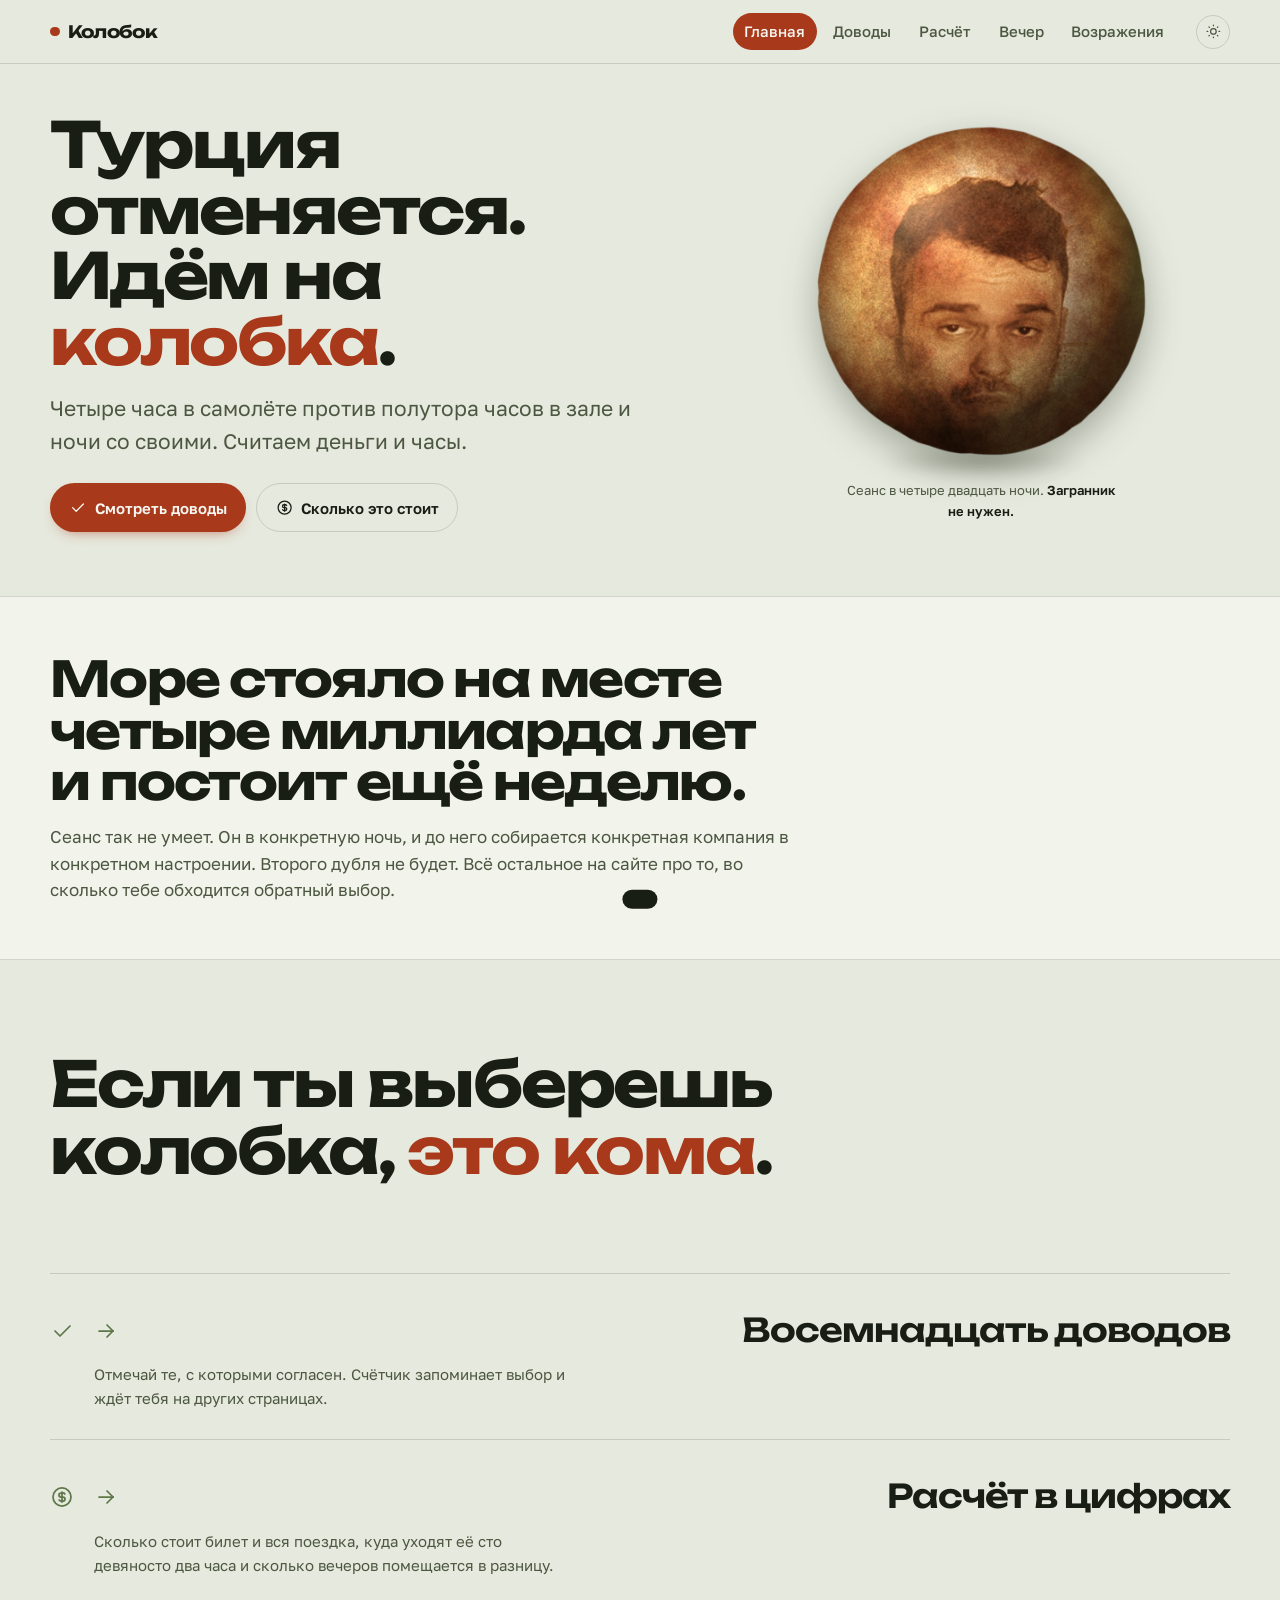
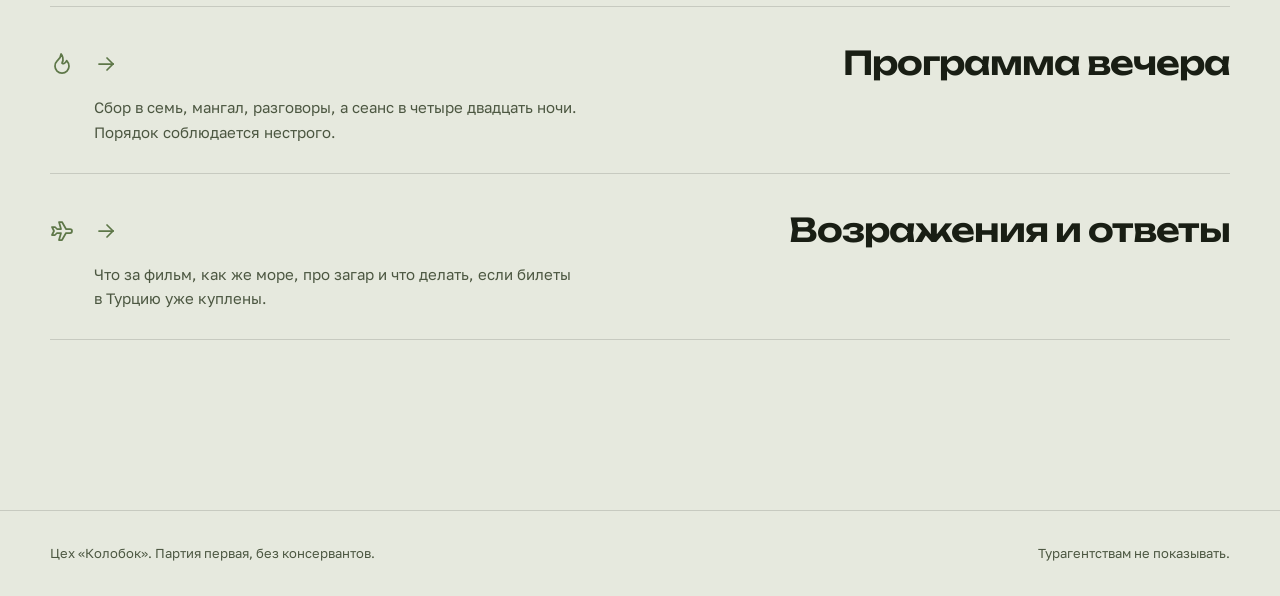
<file: docs/index.html>
<!doctype html>
<html lang="ru">
<head>
<meta charset="utf-8">
<!-- Шрифты Unbounded и Golos Text распространяются по SIL Open Font License 1.1.
     Иконки Tabler Icons распространяются по лицензии MIT.
     Полные тексты лицензий: см. THIRD-PARTY.md в репозитории. -->
<meta name="viewport" content="width=device-width, initial-scale=1">
<meta name="color-scheme" content="dark light">
<title>Колобок вместо Турции</title>
<meta name="description" content="Восемь дней в отеле или полтора часа в зале и ночь, которую запомнят.">
<meta property="og:title" content="Колобок вместо Турции">
<meta property="og:description" content="Восемь дней в отеле или полтора часа в зале и ночь, которую запомнят.">
<meta property="og:type" content="website">
<link rel="icon" href="data:image/svg+xml,<svg xmlns='http://www.w3.org/2000/svg' viewBox='0 0 32 32'><circle cx='16' cy='17' r='12' fill='%23E2603C'/></svg>">
<link rel="stylesheet" href="site.31bbd812.css">
<script>
/* тему ставим до первой отрисовки, чтобы не мигало */
(function(){try{var t=localStorage.getItem("kolobok.theme");if(t)document.documentElement.setAttribute("data-theme",t);}catch(e){}})();
</script>
</head>
<body>
<svg xmlns="http://www.w3.org/2000/svg" style="display:none" aria-hidden="true"><symbol id="i-check" viewBox="0 0 24 24" fill="none" stroke="currentColor" stroke-width="1.75" stroke-linecap="round" stroke-linejoin="round">
  <path d="M5 12l5 5l10 -10" /></symbol><symbol id="i-arrow-right" viewBox="0 0 24 24" fill="none" stroke="currentColor" stroke-width="1.75" stroke-linecap="round" stroke-linejoin="round">
  <path d="M5 12l14 0" />
  <path d="M13 18l6 -6" />
  <path d="M13 6l6 6" /></symbol><symbol id="i-coin" viewBox="0 0 24 24" fill="none" stroke="currentColor" stroke-width="1.75" stroke-linecap="round" stroke-linejoin="round">
  <path d="M3 12a9 9 0 1 0 18 0a9 9 0 1 0 -18 0" />
  <path d="M14.8 9a2 2 0 0 0 -1.8 -1h-2a2 2 0 1 0 0 4h2a2 2 0 1 1 0 4h-2a2 2 0 0 1 -1.8 -1" />
  <path d="M12 7v10" /></symbol><symbol id="i-flame" viewBox="0 0 24 24" fill="none" stroke="currentColor" stroke-width="1.75" stroke-linecap="round" stroke-linejoin="round">
  <path d="M12 10.941c2.333 -3.308 .167 -7.823 -1 -8.941c0 3.395 -2.235 5.299 -3.667 6.706c-1.43 1.408 -2.333 3.294 -2.333 5.588c0 3.704 3.134 6.706 7 6.706c3.866 0 7 -3.002 7 -6.706c0 -1.712 -1.232 -4.403 -2.333 -5.588c-2.084 3.353 -3.257 3.353 -4.667 2.235" /></symbol><symbol id="i-plane" viewBox="0 0 24 24" fill="none" stroke="currentColor" stroke-width="1.75" stroke-linecap="round" stroke-linejoin="round">
  <path d="M16 10h4a2 2 0 0 1 0 4h-4l-4 7h-3l2 -7h-4l-2 2h-3l2 -4l-2 -4h3l2 2h4l-2 -7h3l4 7" /></symbol><symbol id="i-brand-telegram" viewBox="0 0 24 24" fill="none" stroke="currentColor" stroke-width="1.75" stroke-linecap="round" stroke-linejoin="round">
  <path d="M15 10l-4 4l6 6l4 -16l-18 7l4 2l2 6l3 -4" /></symbol><symbol id="i-copy" viewBox="0 0 24 24" fill="none" stroke="currentColor" stroke-width="1.75" stroke-linecap="round" stroke-linejoin="round">
  <path d="M7 9.667a2.667 2.667 0 0 1 2.667 -2.667h8.666a2.667 2.667 0 0 1 2.667 2.667v8.666a2.667 2.667 0 0 1 -2.667 2.667h-8.666a2.667 2.667 0 0 1 -2.667 -2.667l0 -8.666" />
  <path d="M4.012 16.737a2.005 2.005 0 0 1 -1.012 -1.737v-10c0 -1.1 .9 -2 2 -2h10c.75 0 1.158 .385 1.5 1" /></symbol><symbol id="i-chevron-down" viewBox="0 0 24 24" fill="none" stroke="currentColor" stroke-width="1.75" stroke-linecap="round" stroke-linejoin="round">
  <path d="M6 9l6 6l6 -6" /></symbol><symbol id="i-sun" viewBox="0 0 24 24" fill="none" stroke="currentColor" stroke-width="1.75" stroke-linecap="round" stroke-linejoin="round">
  <path d="M8 12a4 4 0 1 0 8 0a4 4 0 1 0 -8 0" />
  <path d="M3 12h1m8 -9v1m8 8h1m-9 8v1m-6.4 -15.4l.7 .7m12.1 -.7l-.7 .7m0 11.4l.7 .7m-12.1 -.7l-.7 .7" /></symbol><symbol id="i-clock-hour-4" viewBox="0 0 24 24" fill="none" stroke="currentColor" stroke-width="1.75" stroke-linecap="round" stroke-linejoin="round">
  <path d="M3 12a9 9 0 1 0 18 0a9 9 0 1 0 -18 0" />
  <path d="M12 12l3 2" />
  <path d="M12 7v5" /></symbol><symbol id="i-users-group" viewBox="0 0 24 24" fill="none" stroke="currentColor" stroke-width="1.75" stroke-linecap="round" stroke-linejoin="round">
  <path d="M10 13a2 2 0 1 0 4 0a2 2 0 0 0 -4 0" />
  <path d="M8 21v-1a2 2 0 0 1 2 -2h4a2 2 0 0 1 2 2v1" />
  <path d="M15 5a2 2 0 1 0 4 0a2 2 0 0 0 -4 0" />
  <path d="M17 10h2a2 2 0 0 1 2 2v1" />
  <path d="M5 5a2 2 0 1 0 4 0a2 2 0 0 0 -4 0" />
  <path d="M3 13v-1a2 2 0 0 1 2 -2h2" /></symbol><symbol id="i-route" viewBox="0 0 24 24" fill="none" stroke="currentColor" stroke-width="1.75" stroke-linecap="round" stroke-linejoin="round">
  <path d="M3 19a2 2 0 1 0 4 0a2 2 0 0 0 -4 0" />
  <path d="M19 7a2 2 0 1 0 0 -4a2 2 0 0 0 0 4" />
  <path d="M11 19h5.5a3.5 3.5 0 0 0 0 -7h-8a3.5 3.5 0 0 1 0 -7h4.5" /></symbol></svg>

<header class="nav">
  <div class="nav-in">
    <a class="logo" href="index.html"><b></b><span>Колобок</span></a>
    <nav class="nav-links" aria-label="Разделы сайта">
      <a href="index.html" aria-current="page">Главная</a>
      <a href="dovody.html">Доводы</a>
      <a href="raschet.html">Расчёт</a>
      <a href="vecher.html">Вечер</a>
      <a href="vozrazheniya.html">Возражения</a>
    </nav>
    <button class="theme-btn" id="theme" type="button" aria-label="Сменить тему">
      <svg class="ico" aria-hidden="true"><use href="#i-sun"></use></svg>
    </button>
  </div>
</header>

<main>
<section class="hero wrap">
  <div class="hero-grid">
    <div>
      <h1>Турция отменяется.<br>Идём на <i>колобка</i>.</h1>
      <p class="prose">Четыре часа в самолёте против полутора часов в зале и ночи со своими. Считаем деньги и часы.</p>
      <div class="actions">
        <a class="btn" href="dovody.html">
          <svg class="ico" aria-hidden="true"><use href="#i-check"></use></svg>
          Смотреть доводы
        </a>
        <a class="btn btn-2" href="raschet.html">
          <svg class="ico" aria-hidden="true"><use href="#i-coin"></use></svg>
          Сколько это стоит
        </a>
      </div>
    </div>

    <figure class="bun-figure">
      <div class="bun-slot">
        <span class="bun-shadow"></span>
        <img class="bun" src="bun-hero.webp" alt="Колобок с лицом того, кого зовут" width="760" height="760">
      </div>
      <figcaption class="bun-cap">Сеанс в четыре двадцать ночи. <b>Загранник не нужен.</b></figcaption>
    </figure>
  </div>
</section>

<section class="claim">
  <div class="wrap claim-in">
    <h2>Море стояло на месте четыре миллиарда лет и постоит ещё неделю.</h2>
    <p class="prose">Сеанс так не умеет. Он в конкретную ночь, и до него собирается конкретная компания в конкретном настроении. Второго дубля не будет. Всё остальное на сайте про то, во сколько тебе обходится обратный выбор.</p>
  </div>
</section>

<section class="section wrap" style="padding-bottom:0">
  <p class="verdict-line">Если ты выберешь колобка, <i>это кома</i>.</p>
</section>

<section class="section wrap">
  <div class="routes">
    <a class="route" href="dovody.html">
      <svg class="ico" aria-hidden="true"><use href="#i-check"></use></svg>
      <span class="route-t">Восемнадцать доводов</span>
      <svg class="ico route-go" aria-hidden="true"><use href="#i-arrow-right"></use></svg>
      <span class="route-d">Отмечай те, с которыми согласен. Счётчик запоминает выбор и ждёт тебя на других страницах.</span>
    </a>
    <a class="route" href="raschet.html">
      <svg class="ico" aria-hidden="true"><use href="#i-coin"></use></svg>
      <span class="route-t">Расчёт в цифрах</span>
      <svg class="ico route-go" aria-hidden="true"><use href="#i-arrow-right"></use></svg>
      <span class="route-d">Сколько стоит билет и вся поездка, куда уходят её сто девяносто два часа и сколько вечеров помещается в разницу.</span>
    </a>
    <a class="route" href="vecher.html">
      <svg class="ico" aria-hidden="true"><use href="#i-flame"></use></svg>
      <span class="route-t">Программа вечера</span>
      <svg class="ico route-go" aria-hidden="true"><use href="#i-arrow-right"></use></svg>
      <span class="route-d">Сбор в семь, мангал, разговоры, а сеанс в четыре двадцать ночи. Порядок соблюдается нестрого.</span>
    </a>
    <a class="route" href="vozrazheniya.html">
      <svg class="ico" aria-hidden="true"><use href="#i-plane"></use></svg>
      <span class="route-t">Возражения и ответы</span>
      <svg class="ico route-go" aria-hidden="true"><use href="#i-arrow-right"></use></svg>
      <span class="route-d">Что за фильм, как же море, про загар и что делать, если билеты в Турцию уже куплены.</span>
    </a>
  </div>
</section>

</main>

<footer class="foot">
  <div class="wrap foot-in">
    <span>Цех «Колобок». Партия первая, без консервантов.</span>
    <span>Турагентствам не показывать.</span>
  </div>
</footer>

<div class="toast" id="toast" role="status" aria-live="polite"></div>
<div class="tip" id="tip" role="presentation"></div>
<script src="site.cf82f926.js"></script>
</body>
</html>
</file>
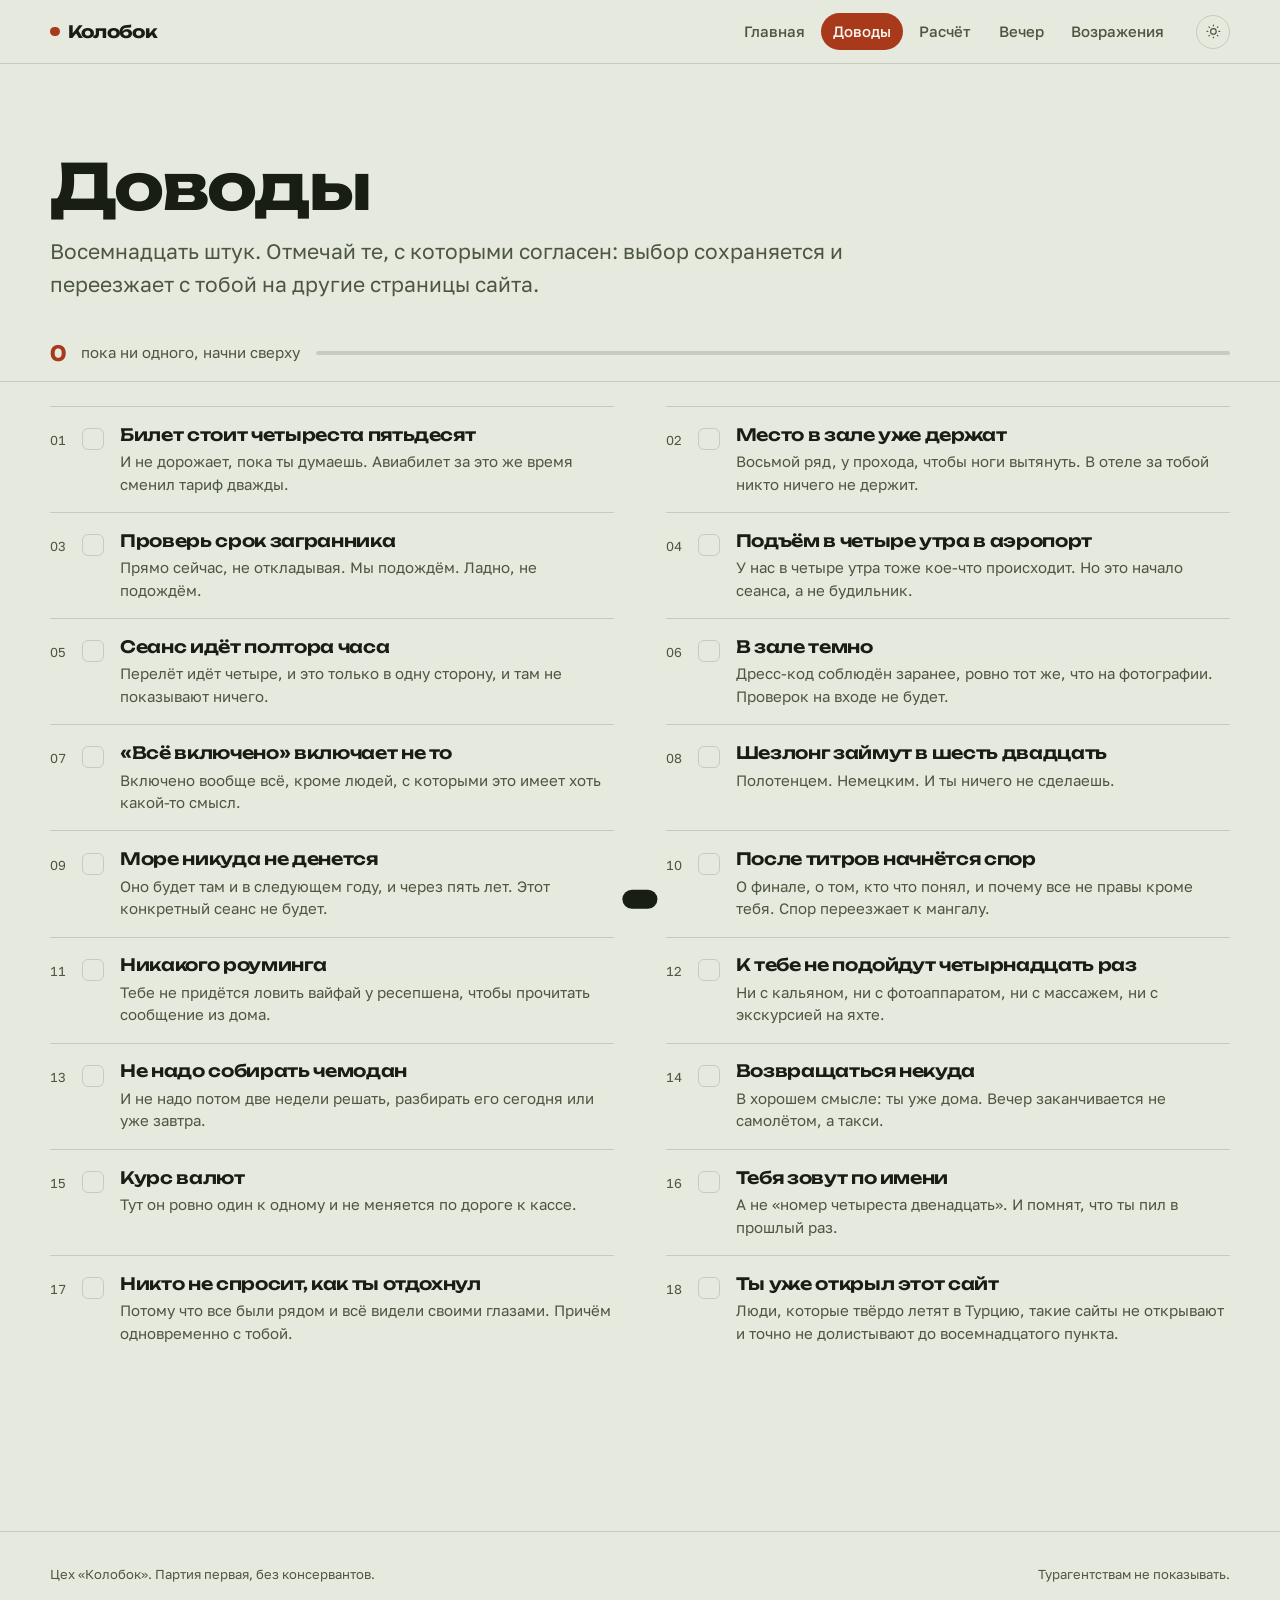
<file: docs/dovody.html>
<!doctype html>
<html lang="ru">
<head>
<meta charset="utf-8">
<!-- Шрифты Unbounded и Golos Text распространяются по SIL Open Font License 1.1.
     Иконки Tabler Icons распространяются по лицензии MIT.
     Полные тексты лицензий: см. THIRD-PARTY.md в репозитории. -->
<meta name="viewport" content="width=device-width, initial-scale=1">
<meta name="color-scheme" content="dark light">
<title>Доводы. Колобок</title>
<meta name="description" content="Восемнадцать доводов пойти на колобка вместо того, чтобы лететь в Турцию.">
<meta property="og:title" content="Доводы. Колобок">
<meta property="og:description" content="Восемнадцать доводов пойти на колобка вместо того, чтобы лететь в Турцию.">
<meta property="og:type" content="website">
<link rel="icon" href="data:image/svg+xml,<svg xmlns='http://www.w3.org/2000/svg' viewBox='0 0 32 32'><circle cx='16' cy='17' r='12' fill='%23E2603C'/></svg>">
<link rel="stylesheet" href="site.31bbd812.css">
<script>
/* тему ставим до первой отрисовки, чтобы не мигало */
(function(){try{var t=localStorage.getItem("kolobok.theme");if(t)document.documentElement.setAttribute("data-theme",t);}catch(e){}})();
</script>
</head>
<body>
<svg xmlns="http://www.w3.org/2000/svg" style="display:none" aria-hidden="true"><symbol id="i-check" viewBox="0 0 24 24" fill="none" stroke="currentColor" stroke-width="1.75" stroke-linecap="round" stroke-linejoin="round">
  <path d="M5 12l5 5l10 -10" /></symbol><symbol id="i-arrow-right" viewBox="0 0 24 24" fill="none" stroke="currentColor" stroke-width="1.75" stroke-linecap="round" stroke-linejoin="round">
  <path d="M5 12l14 0" />
  <path d="M13 18l6 -6" />
  <path d="M13 6l6 6" /></symbol><symbol id="i-coin" viewBox="0 0 24 24" fill="none" stroke="currentColor" stroke-width="1.75" stroke-linecap="round" stroke-linejoin="round">
  <path d="M3 12a9 9 0 1 0 18 0a9 9 0 1 0 -18 0" />
  <path d="M14.8 9a2 2 0 0 0 -1.8 -1h-2a2 2 0 1 0 0 4h2a2 2 0 1 1 0 4h-2a2 2 0 0 1 -1.8 -1" />
  <path d="M12 7v10" /></symbol><symbol id="i-flame" viewBox="0 0 24 24" fill="none" stroke="currentColor" stroke-width="1.75" stroke-linecap="round" stroke-linejoin="round">
  <path d="M12 10.941c2.333 -3.308 .167 -7.823 -1 -8.941c0 3.395 -2.235 5.299 -3.667 6.706c-1.43 1.408 -2.333 3.294 -2.333 5.588c0 3.704 3.134 6.706 7 6.706c3.866 0 7 -3.002 7 -6.706c0 -1.712 -1.232 -4.403 -2.333 -5.588c-2.084 3.353 -3.257 3.353 -4.667 2.235" /></symbol><symbol id="i-plane" viewBox="0 0 24 24" fill="none" stroke="currentColor" stroke-width="1.75" stroke-linecap="round" stroke-linejoin="round">
  <path d="M16 10h4a2 2 0 0 1 0 4h-4l-4 7h-3l2 -7h-4l-2 2h-3l2 -4l-2 -4h3l2 2h4l-2 -7h3l4 7" /></symbol><symbol id="i-brand-telegram" viewBox="0 0 24 24" fill="none" stroke="currentColor" stroke-width="1.75" stroke-linecap="round" stroke-linejoin="round">
  <path d="M15 10l-4 4l6 6l4 -16l-18 7l4 2l2 6l3 -4" /></symbol><symbol id="i-copy" viewBox="0 0 24 24" fill="none" stroke="currentColor" stroke-width="1.75" stroke-linecap="round" stroke-linejoin="round">
  <path d="M7 9.667a2.667 2.667 0 0 1 2.667 -2.667h8.666a2.667 2.667 0 0 1 2.667 2.667v8.666a2.667 2.667 0 0 1 -2.667 2.667h-8.666a2.667 2.667 0 0 1 -2.667 -2.667l0 -8.666" />
  <path d="M4.012 16.737a2.005 2.005 0 0 1 -1.012 -1.737v-10c0 -1.1 .9 -2 2 -2h10c.75 0 1.158 .385 1.5 1" /></symbol><symbol id="i-chevron-down" viewBox="0 0 24 24" fill="none" stroke="currentColor" stroke-width="1.75" stroke-linecap="round" stroke-linejoin="round">
  <path d="M6 9l6 6l6 -6" /></symbol><symbol id="i-sun" viewBox="0 0 24 24" fill="none" stroke="currentColor" stroke-width="1.75" stroke-linecap="round" stroke-linejoin="round">
  <path d="M8 12a4 4 0 1 0 8 0a4 4 0 1 0 -8 0" />
  <path d="M3 12h1m8 -9v1m8 8h1m-9 8v1m-6.4 -15.4l.7 .7m12.1 -.7l-.7 .7m0 11.4l.7 .7m-12.1 -.7l-.7 .7" /></symbol><symbol id="i-clock-hour-4" viewBox="0 0 24 24" fill="none" stroke="currentColor" stroke-width="1.75" stroke-linecap="round" stroke-linejoin="round">
  <path d="M3 12a9 9 0 1 0 18 0a9 9 0 1 0 -18 0" />
  <path d="M12 12l3 2" />
  <path d="M12 7v5" /></symbol><symbol id="i-users-group" viewBox="0 0 24 24" fill="none" stroke="currentColor" stroke-width="1.75" stroke-linecap="round" stroke-linejoin="round">
  <path d="M10 13a2 2 0 1 0 4 0a2 2 0 0 0 -4 0" />
  <path d="M8 21v-1a2 2 0 0 1 2 -2h4a2 2 0 0 1 2 2v1" />
  <path d="M15 5a2 2 0 1 0 4 0a2 2 0 0 0 -4 0" />
  <path d="M17 10h2a2 2 0 0 1 2 2v1" />
  <path d="M5 5a2 2 0 1 0 4 0a2 2 0 0 0 -4 0" />
  <path d="M3 13v-1a2 2 0 0 1 2 -2h2" /></symbol><symbol id="i-route" viewBox="0 0 24 24" fill="none" stroke="currentColor" stroke-width="1.75" stroke-linecap="round" stroke-linejoin="round">
  <path d="M3 19a2 2 0 1 0 4 0a2 2 0 0 0 -4 0" />
  <path d="M19 7a2 2 0 1 0 0 -4a2 2 0 0 0 0 4" />
  <path d="M11 19h5.5a3.5 3.5 0 0 0 0 -7h-8a3.5 3.5 0 0 1 0 -7h4.5" /></symbol></svg>

<header class="nav">
  <div class="nav-in">
    <a class="logo" href="index.html"><b></b><span>Колобок</span></a>
    <nav class="nav-links" aria-label="Разделы сайта">
      <a href="index.html">Главная</a>
      <a href="dovody.html" aria-current="page">Доводы</a>
      <a href="raschet.html">Расчёт</a>
      <a href="vecher.html">Вечер</a>
      <a href="vozrazheniya.html">Возражения</a>
    </nav>
    <button class="theme-btn" id="theme" type="button" aria-label="Сменить тему">
      <svg class="ico" aria-hidden="true"><use href="#i-sun"></use></svg>
    </button>
  </div>
</header>

<main>

<section class="section wrap" style="padding-bottom:1.5rem">
  <h1>Доводы</h1>
  <p class="prose" style="margin-top:1rem">Восемнадцать штук. Отмечай те, с которыми согласен: выбор сохраняется и переезжает с тобой на другие страницы сайта.</p>
</section>

<div class="tally">
  <div class="wrap tally-in">
    <span class="tally-n" data-tally-n>0</span>
    <span class="tally-t" data-tally-text>пока ни одного, начни сверху</span>
    <span class="tally-bar"><span class="tally-fill" data-tally-fill></span></span>
  </div>
</div>

<section class="section wrap" style="padding-top:1.5rem">
  <ul class="args"><li><button class="arg" type="button" aria-pressed="false" data-id="a1"><span class="arg-n">01</span><span class="arg-box"><svg class="ico" aria-hidden="true"><use href="#i-check"></use></svg></span><span class="arg-t">Билет стоит четыреста пятьдесят</span><span class="arg-d">И не дорожает, пока ты думаешь. Авиабилет за это же время сменил тариф дважды.</span></button></li><li><button class="arg" type="button" aria-pressed="false" data-id="a2"><span class="arg-n">02</span><span class="arg-box"><svg class="ico" aria-hidden="true"><use href="#i-check"></use></svg></span><span class="arg-t">Место в зале уже держат</span><span class="arg-d">Восьмой ряд, у прохода, чтобы ноги вытянуть. В отеле за тобой никто ничего не держит.</span></button></li><li><button class="arg" type="button" aria-pressed="false" data-id="a3"><span class="arg-n">03</span><span class="arg-box"><svg class="ico" aria-hidden="true"><use href="#i-check"></use></svg></span><span class="arg-t">Проверь срок загранника</span><span class="arg-d">Прямо сейчас, не откладывая. Мы подождём. Ладно, не подождём.</span></button></li><li><button class="arg" type="button" aria-pressed="false" data-id="a4"><span class="arg-n">04</span><span class="arg-box"><svg class="ico" aria-hidden="true"><use href="#i-check"></use></svg></span><span class="arg-t">Подъём в четыре утра в аэропорт</span><span class="arg-d">У нас в четыре утра тоже кое-что происходит. Но это начало сеанса, а не будильник.</span></button></li><li><button class="arg" type="button" aria-pressed="false" data-id="a5"><span class="arg-n">05</span><span class="arg-box"><svg class="ico" aria-hidden="true"><use href="#i-check"></use></svg></span><span class="arg-t">Сеанс идёт полтора часа</span><span class="arg-d">Перелёт идёт четыре, и это только в одну сторону, и там не показывают ничего.</span></button></li><li><button class="arg" type="button" aria-pressed="false" data-id="a6"><span class="arg-n">06</span><span class="arg-box"><svg class="ico" aria-hidden="true"><use href="#i-check"></use></svg></span><span class="arg-t">В зале темно</span><span class="arg-d">Дресс-код соблюдён заранее, ровно тот же, что на фотографии. Проверок на входе не будет.</span></button></li><li><button class="arg" type="button" aria-pressed="false" data-id="a7"><span class="arg-n">07</span><span class="arg-box"><svg class="ico" aria-hidden="true"><use href="#i-check"></use></svg></span><span class="arg-t">«Всё включено» включает не то</span><span class="arg-d">Включено вообще всё, кроме людей, с которыми это имеет хоть какой-то смысл.</span></button></li><li><button class="arg" type="button" aria-pressed="false" data-id="a8"><span class="arg-n">08</span><span class="arg-box"><svg class="ico" aria-hidden="true"><use href="#i-check"></use></svg></span><span class="arg-t">Шезлонг займут в шесть двадцать</span><span class="arg-d">Полотенцем. Немецким. И ты ничего не сделаешь.</span></button></li><li><button class="arg" type="button" aria-pressed="false" data-id="a9"><span class="arg-n">09</span><span class="arg-box"><svg class="ico" aria-hidden="true"><use href="#i-check"></use></svg></span><span class="arg-t">Море никуда не денется</span><span class="arg-d">Оно будет там и в следующем году, и через пять лет. Этот конкретный сеанс не будет.</span></button></li><li><button class="arg" type="button" aria-pressed="false" data-id="a10"><span class="arg-n">10</span><span class="arg-box"><svg class="ico" aria-hidden="true"><use href="#i-check"></use></svg></span><span class="arg-t">После титров начнётся спор</span><span class="arg-d">О финале, о том, кто что понял, и почему все не правы кроме тебя. Спор переезжает к мангалу.</span></button></li><li><button class="arg" type="button" aria-pressed="false" data-id="a11"><span class="arg-n">11</span><span class="arg-box"><svg class="ico" aria-hidden="true"><use href="#i-check"></use></svg></span><span class="arg-t">Никакого роуминга</span><span class="arg-d">Тебе не придётся ловить вайфай у ресепшена, чтобы прочитать сообщение из дома.</span></button></li><li><button class="arg" type="button" aria-pressed="false" data-id="a12"><span class="arg-n">12</span><span class="arg-box"><svg class="ico" aria-hidden="true"><use href="#i-check"></use></svg></span><span class="arg-t">К тебе не подойдут четырнадцать раз</span><span class="arg-d">Ни с кальяном, ни с фотоаппаратом, ни с массажем, ни с экскурсией на яхте.</span></button></li><li><button class="arg" type="button" aria-pressed="false" data-id="a13"><span class="arg-n">13</span><span class="arg-box"><svg class="ico" aria-hidden="true"><use href="#i-check"></use></svg></span><span class="arg-t">Не надо собирать чемодан</span><span class="arg-d">И не надо потом две недели решать, разбирать его сегодня или уже завтра.</span></button></li><li><button class="arg" type="button" aria-pressed="false" data-id="a14"><span class="arg-n">14</span><span class="arg-box"><svg class="ico" aria-hidden="true"><use href="#i-check"></use></svg></span><span class="arg-t">Возвращаться некуда</span><span class="arg-d">В хорошем смысле: ты уже дома. Вечер заканчивается не самолётом, а такси.</span></button></li><li><button class="arg" type="button" aria-pressed="false" data-id="a15"><span class="arg-n">15</span><span class="arg-box"><svg class="ico" aria-hidden="true"><use href="#i-check"></use></svg></span><span class="arg-t">Курс валют</span><span class="arg-d">Тут он ровно один к одному и не меняется по дороге к кассе.</span></button></li><li><button class="arg" type="button" aria-pressed="false" data-id="a16"><span class="arg-n">16</span><span class="arg-box"><svg class="ico" aria-hidden="true"><use href="#i-check"></use></svg></span><span class="arg-t">Тебя зовут по имени</span><span class="arg-d">А не «номер четыреста двенадцать». И помнят, что ты пил в прошлый раз.</span></button></li><li><button class="arg" type="button" aria-pressed="false" data-id="a17"><span class="arg-n">17</span><span class="arg-box"><svg class="ico" aria-hidden="true"><use href="#i-check"></use></svg></span><span class="arg-t">Никто не спросит, как ты отдохнул</span><span class="arg-d">Потому что все были рядом и всё видели своими глазами. Причём одновременно с тобой.</span></button></li><li><button class="arg" type="button" aria-pressed="false" data-id="a18"><span class="arg-n">18</span><span class="arg-box"><svg class="ico" aria-hidden="true"><use href="#i-check"></use></svg></span><span class="arg-t">Ты уже открыл этот сайт</span><span class="arg-d">Люди, которые твёрдо летят в Турцию, такие сайты не открывают и точно не долистывают до восемнадцатого пункта.</span></button></li></ul>
</section>

</main>

<footer class="foot">
  <div class="wrap foot-in">
    <span>Цех «Колобок». Партия первая, без консервантов.</span>
    <span>Турагентствам не показывать.</span>
  </div>
</footer>

<div class="toast" id="toast" role="status" aria-live="polite"></div>
<div class="tip" id="tip" role="presentation"></div>
<script src="site.cf82f926.js"></script>
</body>
</html>
</file>
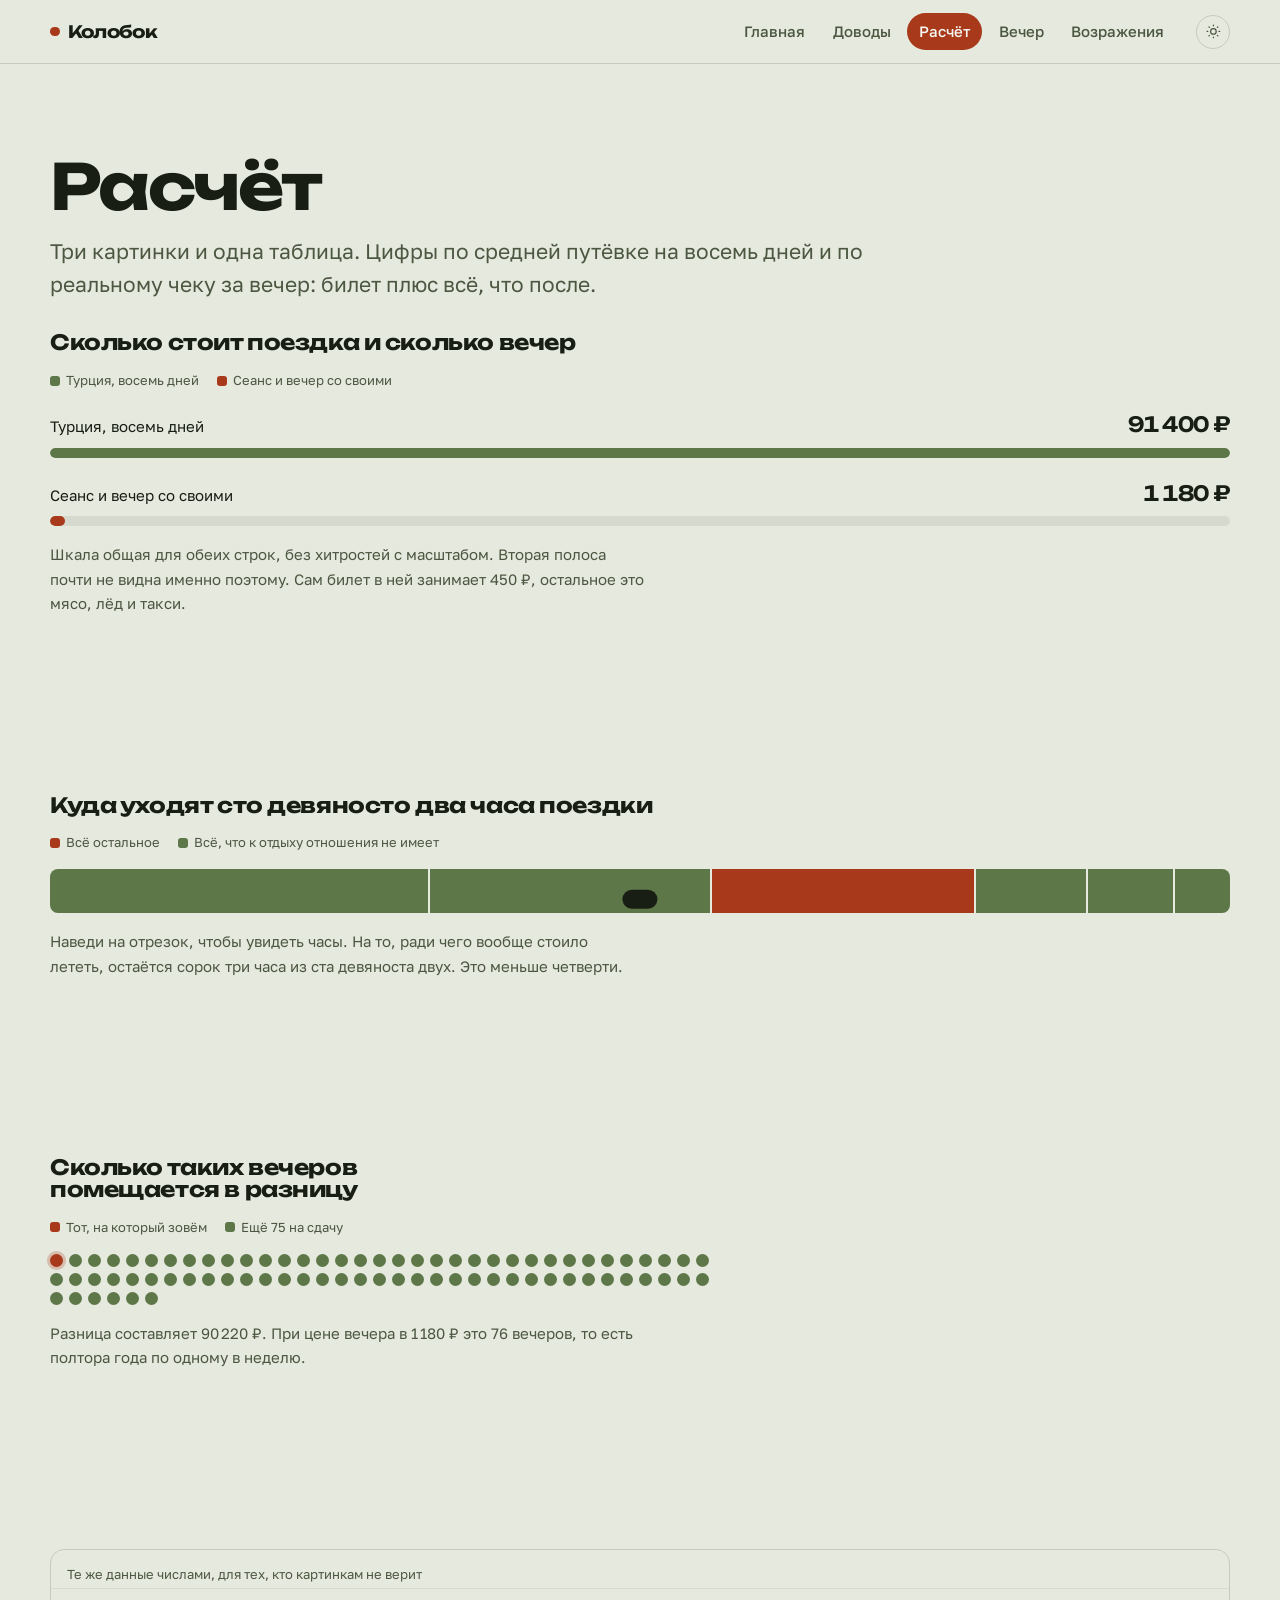
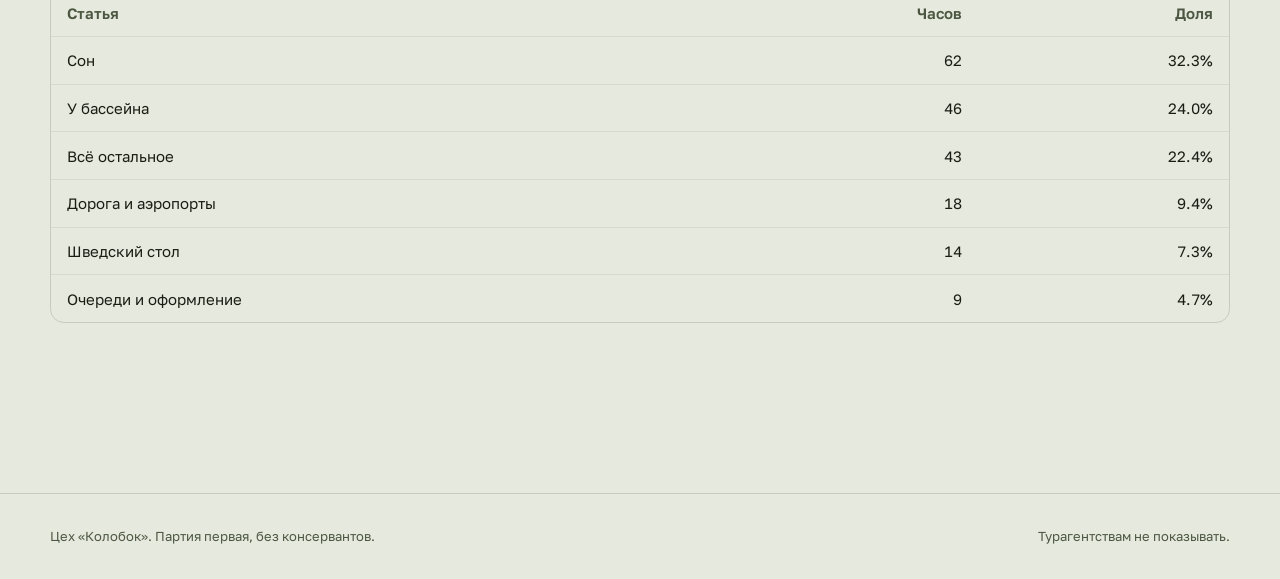
<file: docs/raschet.html>
<!doctype html>
<html lang="ru">
<head>
<meta charset="utf-8">
<!-- Шрифты Unbounded и Golos Text распространяются по SIL Open Font License 1.1.
     Иконки Tabler Icons распространяются по лицензии MIT.
     Полные тексты лицензий: см. THIRD-PARTY.md в репозитории. -->
<meta name="viewport" content="width=device-width, initial-scale=1">
<meta name="color-scheme" content="dark light">
<title>Расчёт. Колобок</title>
<meta name="description" content="Стоимость билета и поездки, разбор ста девяноста двух часов и разница в вечерах.">
<meta property="og:title" content="Расчёт. Колобок">
<meta property="og:description" content="Стоимость билета и поездки, разбор ста девяноста двух часов и разница в вечерах.">
<meta property="og:type" content="website">
<link rel="icon" href="data:image/svg+xml,<svg xmlns='http://www.w3.org/2000/svg' viewBox='0 0 32 32'><circle cx='16' cy='17' r='12' fill='%23E2603C'/></svg>">
<link rel="stylesheet" href="site.31bbd812.css">
<script>
/* тему ставим до первой отрисовки, чтобы не мигало */
(function(){try{var t=localStorage.getItem("kolobok.theme");if(t)document.documentElement.setAttribute("data-theme",t);}catch(e){}})();
</script>
</head>
<body>
<svg xmlns="http://www.w3.org/2000/svg" style="display:none" aria-hidden="true"><symbol id="i-check" viewBox="0 0 24 24" fill="none" stroke="currentColor" stroke-width="1.75" stroke-linecap="round" stroke-linejoin="round">
  <path d="M5 12l5 5l10 -10" /></symbol><symbol id="i-arrow-right" viewBox="0 0 24 24" fill="none" stroke="currentColor" stroke-width="1.75" stroke-linecap="round" stroke-linejoin="round">
  <path d="M5 12l14 0" />
  <path d="M13 18l6 -6" />
  <path d="M13 6l6 6" /></symbol><symbol id="i-coin" viewBox="0 0 24 24" fill="none" stroke="currentColor" stroke-width="1.75" stroke-linecap="round" stroke-linejoin="round">
  <path d="M3 12a9 9 0 1 0 18 0a9 9 0 1 0 -18 0" />
  <path d="M14.8 9a2 2 0 0 0 -1.8 -1h-2a2 2 0 1 0 0 4h2a2 2 0 1 1 0 4h-2a2 2 0 0 1 -1.8 -1" />
  <path d="M12 7v10" /></symbol><symbol id="i-flame" viewBox="0 0 24 24" fill="none" stroke="currentColor" stroke-width="1.75" stroke-linecap="round" stroke-linejoin="round">
  <path d="M12 10.941c2.333 -3.308 .167 -7.823 -1 -8.941c0 3.395 -2.235 5.299 -3.667 6.706c-1.43 1.408 -2.333 3.294 -2.333 5.588c0 3.704 3.134 6.706 7 6.706c3.866 0 7 -3.002 7 -6.706c0 -1.712 -1.232 -4.403 -2.333 -5.588c-2.084 3.353 -3.257 3.353 -4.667 2.235" /></symbol><symbol id="i-plane" viewBox="0 0 24 24" fill="none" stroke="currentColor" stroke-width="1.75" stroke-linecap="round" stroke-linejoin="round">
  <path d="M16 10h4a2 2 0 0 1 0 4h-4l-4 7h-3l2 -7h-4l-2 2h-3l2 -4l-2 -4h3l2 2h4l-2 -7h3l4 7" /></symbol><symbol id="i-brand-telegram" viewBox="0 0 24 24" fill="none" stroke="currentColor" stroke-width="1.75" stroke-linecap="round" stroke-linejoin="round">
  <path d="M15 10l-4 4l6 6l4 -16l-18 7l4 2l2 6l3 -4" /></symbol><symbol id="i-copy" viewBox="0 0 24 24" fill="none" stroke="currentColor" stroke-width="1.75" stroke-linecap="round" stroke-linejoin="round">
  <path d="M7 9.667a2.667 2.667 0 0 1 2.667 -2.667h8.666a2.667 2.667 0 0 1 2.667 2.667v8.666a2.667 2.667 0 0 1 -2.667 2.667h-8.666a2.667 2.667 0 0 1 -2.667 -2.667l0 -8.666" />
  <path d="M4.012 16.737a2.005 2.005 0 0 1 -1.012 -1.737v-10c0 -1.1 .9 -2 2 -2h10c.75 0 1.158 .385 1.5 1" /></symbol><symbol id="i-chevron-down" viewBox="0 0 24 24" fill="none" stroke="currentColor" stroke-width="1.75" stroke-linecap="round" stroke-linejoin="round">
  <path d="M6 9l6 6l6 -6" /></symbol><symbol id="i-sun" viewBox="0 0 24 24" fill="none" stroke="currentColor" stroke-width="1.75" stroke-linecap="round" stroke-linejoin="round">
  <path d="M8 12a4 4 0 1 0 8 0a4 4 0 1 0 -8 0" />
  <path d="M3 12h1m8 -9v1m8 8h1m-9 8v1m-6.4 -15.4l.7 .7m12.1 -.7l-.7 .7m0 11.4l.7 .7m-12.1 -.7l-.7 .7" /></symbol><symbol id="i-clock-hour-4" viewBox="0 0 24 24" fill="none" stroke="currentColor" stroke-width="1.75" stroke-linecap="round" stroke-linejoin="round">
  <path d="M3 12a9 9 0 1 0 18 0a9 9 0 1 0 -18 0" />
  <path d="M12 12l3 2" />
  <path d="M12 7v5" /></symbol><symbol id="i-users-group" viewBox="0 0 24 24" fill="none" stroke="currentColor" stroke-width="1.75" stroke-linecap="round" stroke-linejoin="round">
  <path d="M10 13a2 2 0 1 0 4 0a2 2 0 0 0 -4 0" />
  <path d="M8 21v-1a2 2 0 0 1 2 -2h4a2 2 0 0 1 2 2v1" />
  <path d="M15 5a2 2 0 1 0 4 0a2 2 0 0 0 -4 0" />
  <path d="M17 10h2a2 2 0 0 1 2 2v1" />
  <path d="M5 5a2 2 0 1 0 4 0a2 2 0 0 0 -4 0" />
  <path d="M3 13v-1a2 2 0 0 1 2 -2h2" /></symbol><symbol id="i-route" viewBox="0 0 24 24" fill="none" stroke="currentColor" stroke-width="1.75" stroke-linecap="round" stroke-linejoin="round">
  <path d="M3 19a2 2 0 1 0 4 0a2 2 0 0 0 -4 0" />
  <path d="M19 7a2 2 0 1 0 0 -4a2 2 0 0 0 0 4" />
  <path d="M11 19h5.5a3.5 3.5 0 0 0 0 -7h-8a3.5 3.5 0 0 1 0 -7h4.5" /></symbol></svg>

<header class="nav">
  <div class="nav-in">
    <a class="logo" href="index.html"><b></b><span>Колобок</span></a>
    <nav class="nav-links" aria-label="Разделы сайта">
      <a href="index.html">Главная</a>
      <a href="dovody.html">Доводы</a>
      <a href="raschet.html" aria-current="page">Расчёт</a>
      <a href="vecher.html">Вечер</a>
      <a href="vozrazheniya.html">Возражения</a>
    </nav>
    <button class="theme-btn" id="theme" type="button" aria-label="Сменить тему">
      <svg class="ico" aria-hidden="true"><use href="#i-sun"></use></svg>
    </button>
  </div>
</header>

<main>

<section class="section wrap" style="padding-bottom:1rem">
  <h1>Расчёт</h1>
  <p class="prose" style="margin-top:1rem">Три картинки и одна таблица. Цифры по средней путёвке на восемь дней и по реальному чеку за вечер: билет плюс всё, что после.</p>
</section>

<section class="wrap section reveal" style="padding-top:1rem">
  <figure class="figure">
    <h3>Сколько стоит поездка и сколько вечер</h3>
    <div class="legend">
      <span><i style="background:var(--mark)"></i>Турция, восемь дней</span>
      <span><i style="background:var(--accent)"></i>Сеанс и вечер со своими</span>
    </div>
    <div class="bars">
      <div class="bar-line">
        <div class="bar-head"><span>Турция, восемь дней</span><b class="num">91&#8201;400 &#8381;</b></div>
        <div class="bar-rail"><span class="bar-val" style="background:var(--mark)" data-w="100"
             tabindex="0" data-tip="Турция: 91&#8201;400 рублей"></span></div>
      </div>
      <div class="bar-line">
        <div class="bar-head"><span>Сеанс и вечер со своими</span><b class="num">1&#8201;180 &#8381;</b></div>
        <div class="bar-rail"><span class="bar-val" style="background:var(--accent)" data-w="1.29"
             tabindex="0" data-tip="Вечер целиком: 1&#8201;180 рублей"></span></div>
      </div>
    </div>
    <figcaption class="fig-note">Шкала общая для обеих строк, без хитростей с масштабом. Вторая полоса почти не видна именно поэтому. Сам билет в ней занимает 450 &#8381;, остальное это мясо, лёд и такси.</figcaption>
  </figure>
</section>

<section class="wrap section reveal">
  <figure class="figure">
    <h3>Куда уходят сто девяносто два часа поездки</h3>
    <div class="legend">
      <span><i style="background:var(--accent)"></i>Всё остальное</span>
      <span><i style="background:var(--mark)"></i>Всё, что к отдыху отношения не имеет</span>
    </div>
    <div class="hours"><span style="flex:32.29166666666667;background:var(--mark)" tabindex="0" data-tip="Сон: 62 ч" role="img" aria-label="Сон, 62 часов"></span><span style="flex:23.958333333333336;background:var(--mark)" tabindex="0" data-tip="У бассейна: 46 ч" role="img" aria-label="У бассейна, 46 часов"></span><span style="flex:22.395833333333336;background:var(--accent)" tabindex="0" data-tip="Всё остальное: 43 ч" role="img" aria-label="Всё остальное, 43 часов"></span><span style="flex:9.375;background:var(--mark)" tabindex="0" data-tip="Дорога и аэропорты: 18 ч" role="img" aria-label="Дорога и аэропорты, 18 часов"></span><span style="flex:7.291666666666667;background:var(--mark)" tabindex="0" data-tip="Шведский стол: 14 ч" role="img" aria-label="Шведский стол, 14 часов"></span><span style="flex:4.6875;background:var(--mark)" tabindex="0" data-tip="Очереди и оформление: 9 ч" role="img" aria-label="Очереди и оформление, 9 часов"></span></div>
    <figcaption class="fig-note">Наведи на отрезок, чтобы увидеть часы. На то, ради чего вообще стоило лететь, остаётся сорок три часа из ста девяноста двух. Это меньше четверти.</figcaption>
  </figure>
</section>

<section class="wrap section reveal">
  <figure class="figure">
    <h3>Сколько таких вечеров помещается в разницу</h3>
    <div class="legend">
      <span><i style="background:var(--accent)"></i>Тот, на который зовём</span>
      <span><i style="background:var(--mark)"></i>Ещё 75 на сдачу</span>
    </div>
    <div class="dots" role="img" aria-label="Шестьдесят точек: столько вечеров помещается в разницу"><i class="hi" title="этот вечер"></i><i></i><i></i><i></i><i></i><i></i><i></i><i></i><i></i><i></i><i></i><i></i><i></i><i></i><i></i><i></i><i></i><i></i><i></i><i></i><i></i><i></i><i></i><i></i><i></i><i></i><i></i><i></i><i></i><i></i><i></i><i></i><i></i><i></i><i></i><i></i><i></i><i></i><i></i><i></i><i></i><i></i><i></i><i></i><i></i><i></i><i></i><i></i><i></i><i></i><i></i><i></i><i></i><i></i><i></i><i></i><i></i><i></i><i></i><i></i><i></i><i></i><i></i><i></i><i></i><i></i><i></i><i></i><i></i><i></i><i></i><i></i><i></i><i></i><i></i><i></i></div>
    <figcaption class="fig-note">Разница составляет 90&#8201;220 &#8381;. При цене вечера в 1&#8201;180 &#8381; это 76 вечеров, то есть полтора года по одному в неделю.</figcaption>
  </figure>
</section>

<section class="wrap section">
  <div class="tbl-wrap">
    <table>
      <caption>Те же данные числами, для тех, кто картинкам не верит</caption>
      <thead><tr><th scope="col">Статья</th><th scope="col" class="n">Часов</th><th scope="col" class="n">Доля</th></tr></thead>
      <tbody><tr><td>Сон</td><td class="n">62</td><td class="n">32.3%</td></tr><tr><td>У бассейна</td><td class="n">46</td><td class="n">24.0%</td></tr><tr><td>Всё остальное</td><td class="n">43</td><td class="n">22.4%</td></tr><tr><td>Дорога и аэропорты</td><td class="n">18</td><td class="n">9.4%</td></tr><tr><td>Шведский стол</td><td class="n">14</td><td class="n">7.3%</td></tr><tr><td>Очереди и оформление</td><td class="n">9</td><td class="n">4.7%</td></tr></tbody>
    </table>
  </div>
</section>

</main>

<footer class="foot">
  <div class="wrap foot-in">
    <span>Цех «Колобок». Партия первая, без консервантов.</span>
    <span>Турагентствам не показывать.</span>
  </div>
</footer>

<div class="toast" id="toast" role="status" aria-live="polite"></div>
<div class="tip" id="tip" role="presentation"></div>
<script src="site.cf82f926.js"></script>
</body>
</html>
</file>
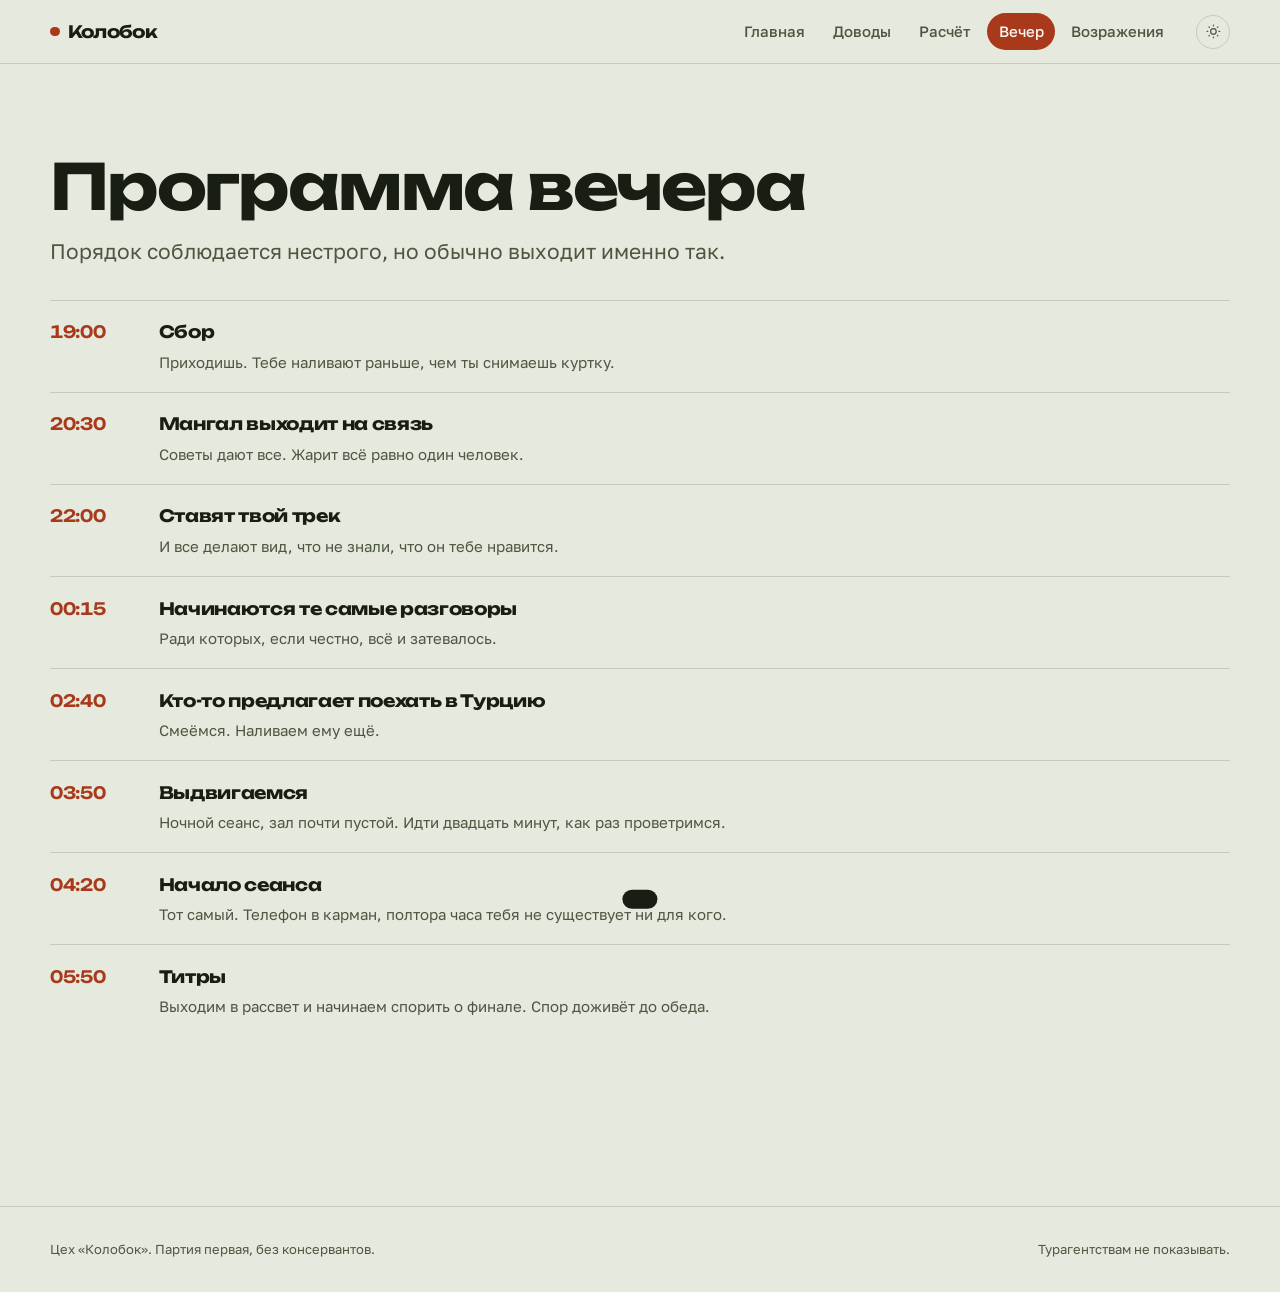
<file: docs/vecher.html>
<!doctype html>
<html lang="ru">
<head>
<meta charset="utf-8">
<!-- Шрифты Unbounded и Golos Text распространяются по SIL Open Font License 1.1.
     Иконки Tabler Icons распространяются по лицензии MIT.
     Полные тексты лицензий: см. THIRD-PARTY.md в репозитории. -->
<meta name="viewport" content="width=device-width, initial-scale=1">
<meta name="color-scheme" content="dark light">
<title>Программа вечера. Колобок</title>
<meta name="description" content="Сбор в семь вечера, мангал, разговоры, а ночной сеанс в четыре двадцать.">
<meta property="og:title" content="Программа вечера. Колобок">
<meta property="og:description" content="Сбор в семь вечера, мангал, разговоры, а ночной сеанс в четыре двадцать.">
<meta property="og:type" content="website">
<link rel="icon" href="data:image/svg+xml,<svg xmlns='http://www.w3.org/2000/svg' viewBox='0 0 32 32'><circle cx='16' cy='17' r='12' fill='%23E2603C'/></svg>">
<link rel="stylesheet" href="site.31bbd812.css">
<script>
/* тему ставим до первой отрисовки, чтобы не мигало */
(function(){try{var t=localStorage.getItem("kolobok.theme");if(t)document.documentElement.setAttribute("data-theme",t);}catch(e){}})();
</script>
</head>
<body>
<svg xmlns="http://www.w3.org/2000/svg" style="display:none" aria-hidden="true"><symbol id="i-check" viewBox="0 0 24 24" fill="none" stroke="currentColor" stroke-width="1.75" stroke-linecap="round" stroke-linejoin="round">
  <path d="M5 12l5 5l10 -10" /></symbol><symbol id="i-arrow-right" viewBox="0 0 24 24" fill="none" stroke="currentColor" stroke-width="1.75" stroke-linecap="round" stroke-linejoin="round">
  <path d="M5 12l14 0" />
  <path d="M13 18l6 -6" />
  <path d="M13 6l6 6" /></symbol><symbol id="i-coin" viewBox="0 0 24 24" fill="none" stroke="currentColor" stroke-width="1.75" stroke-linecap="round" stroke-linejoin="round">
  <path d="M3 12a9 9 0 1 0 18 0a9 9 0 1 0 -18 0" />
  <path d="M14.8 9a2 2 0 0 0 -1.8 -1h-2a2 2 0 1 0 0 4h2a2 2 0 1 1 0 4h-2a2 2 0 0 1 -1.8 -1" />
  <path d="M12 7v10" /></symbol><symbol id="i-flame" viewBox="0 0 24 24" fill="none" stroke="currentColor" stroke-width="1.75" stroke-linecap="round" stroke-linejoin="round">
  <path d="M12 10.941c2.333 -3.308 .167 -7.823 -1 -8.941c0 3.395 -2.235 5.299 -3.667 6.706c-1.43 1.408 -2.333 3.294 -2.333 5.588c0 3.704 3.134 6.706 7 6.706c3.866 0 7 -3.002 7 -6.706c0 -1.712 -1.232 -4.403 -2.333 -5.588c-2.084 3.353 -3.257 3.353 -4.667 2.235" /></symbol><symbol id="i-plane" viewBox="0 0 24 24" fill="none" stroke="currentColor" stroke-width="1.75" stroke-linecap="round" stroke-linejoin="round">
  <path d="M16 10h4a2 2 0 0 1 0 4h-4l-4 7h-3l2 -7h-4l-2 2h-3l2 -4l-2 -4h3l2 2h4l-2 -7h3l4 7" /></symbol><symbol id="i-brand-telegram" viewBox="0 0 24 24" fill="none" stroke="currentColor" stroke-width="1.75" stroke-linecap="round" stroke-linejoin="round">
  <path d="M15 10l-4 4l6 6l4 -16l-18 7l4 2l2 6l3 -4" /></symbol><symbol id="i-copy" viewBox="0 0 24 24" fill="none" stroke="currentColor" stroke-width="1.75" stroke-linecap="round" stroke-linejoin="round">
  <path d="M7 9.667a2.667 2.667 0 0 1 2.667 -2.667h8.666a2.667 2.667 0 0 1 2.667 2.667v8.666a2.667 2.667 0 0 1 -2.667 2.667h-8.666a2.667 2.667 0 0 1 -2.667 -2.667l0 -8.666" />
  <path d="M4.012 16.737a2.005 2.005 0 0 1 -1.012 -1.737v-10c0 -1.1 .9 -2 2 -2h10c.75 0 1.158 .385 1.5 1" /></symbol><symbol id="i-chevron-down" viewBox="0 0 24 24" fill="none" stroke="currentColor" stroke-width="1.75" stroke-linecap="round" stroke-linejoin="round">
  <path d="M6 9l6 6l6 -6" /></symbol><symbol id="i-sun" viewBox="0 0 24 24" fill="none" stroke="currentColor" stroke-width="1.75" stroke-linecap="round" stroke-linejoin="round">
  <path d="M8 12a4 4 0 1 0 8 0a4 4 0 1 0 -8 0" />
  <path d="M3 12h1m8 -9v1m8 8h1m-9 8v1m-6.4 -15.4l.7 .7m12.1 -.7l-.7 .7m0 11.4l.7 .7m-12.1 -.7l-.7 .7" /></symbol><symbol id="i-clock-hour-4" viewBox="0 0 24 24" fill="none" stroke="currentColor" stroke-width="1.75" stroke-linecap="round" stroke-linejoin="round">
  <path d="M3 12a9 9 0 1 0 18 0a9 9 0 1 0 -18 0" />
  <path d="M12 12l3 2" />
  <path d="M12 7v5" /></symbol><symbol id="i-users-group" viewBox="0 0 24 24" fill="none" stroke="currentColor" stroke-width="1.75" stroke-linecap="round" stroke-linejoin="round">
  <path d="M10 13a2 2 0 1 0 4 0a2 2 0 0 0 -4 0" />
  <path d="M8 21v-1a2 2 0 0 1 2 -2h4a2 2 0 0 1 2 2v1" />
  <path d="M15 5a2 2 0 1 0 4 0a2 2 0 0 0 -4 0" />
  <path d="M17 10h2a2 2 0 0 1 2 2v1" />
  <path d="M5 5a2 2 0 1 0 4 0a2 2 0 0 0 -4 0" />
  <path d="M3 13v-1a2 2 0 0 1 2 -2h2" /></symbol><symbol id="i-route" viewBox="0 0 24 24" fill="none" stroke="currentColor" stroke-width="1.75" stroke-linecap="round" stroke-linejoin="round">
  <path d="M3 19a2 2 0 1 0 4 0a2 2 0 0 0 -4 0" />
  <path d="M19 7a2 2 0 1 0 0 -4a2 2 0 0 0 0 4" />
  <path d="M11 19h5.5a3.5 3.5 0 0 0 0 -7h-8a3.5 3.5 0 0 1 0 -7h4.5" /></symbol></svg>

<header class="nav">
  <div class="nav-in">
    <a class="logo" href="index.html"><b></b><span>Колобок</span></a>
    <nav class="nav-links" aria-label="Разделы сайта">
      <a href="index.html">Главная</a>
      <a href="dovody.html">Доводы</a>
      <a href="raschet.html">Расчёт</a>
      <a href="vecher.html" aria-current="page">Вечер</a>
      <a href="vozrazheniya.html">Возражения</a>
    </nav>
    <button class="theme-btn" id="theme" type="button" aria-label="Сменить тему">
      <svg class="ico" aria-hidden="true"><use href="#i-sun"></use></svg>
    </button>
  </div>
</header>

<main>

<section class="section wrap" style="padding-bottom:1rem">
  <h1>Программа вечера</h1>
  <p class="prose" style="margin-top:1rem">Порядок соблюдается нестрого, но обычно выходит именно так.</p>
</section>
<section class="wrap section" style="padding-top:1rem">
  <ol class="tl"><li><time>19:00</time><h3>Сбор</h3><p>Приходишь. Тебе наливают раньше, чем ты снимаешь куртку.</p></li><li><time>20:30</time><h3>Мангал выходит на связь</h3><p>Советы дают все. Жарит всё равно один человек.</p></li><li><time>22:00</time><h3>Ставят твой трек</h3><p>И все делают вид, что не знали, что он тебе нравится.</p></li><li><time>00:15</time><h3>Начинаются те самые разговоры</h3><p>Ради которых, если честно, всё и затевалось.</p></li><li><time>02:40</time><h3>Кто-то предлагает поехать в Турцию</h3><p>Смеёмся. Наливаем ему ещё.</p></li><li><time>03:50</time><h3>Выдвигаемся</h3><p>Ночной сеанс, зал почти пустой. Идти двадцать минут, как раз проветримся.</p></li><li><time>04:20</time><h3>Начало сеанса</h3><p>Тот самый. Телефон в карман, полтора часа тебя не существует ни для кого.</p></li><li><time>05:50</time><h3>Титры</h3><p>Выходим в рассвет и начинаем спорить о финале. Спор доживёт до обеда.</p></li></ol>
</section>

</main>

<footer class="foot">
  <div class="wrap foot-in">
    <span>Цех «Колобок». Партия первая, без консервантов.</span>
    <span>Турагентствам не показывать.</span>
  </div>
</footer>

<div class="toast" id="toast" role="status" aria-live="polite"></div>
<div class="tip" id="tip" role="presentation"></div>
<script src="site.cf82f926.js"></script>
</body>
</html>
</file>
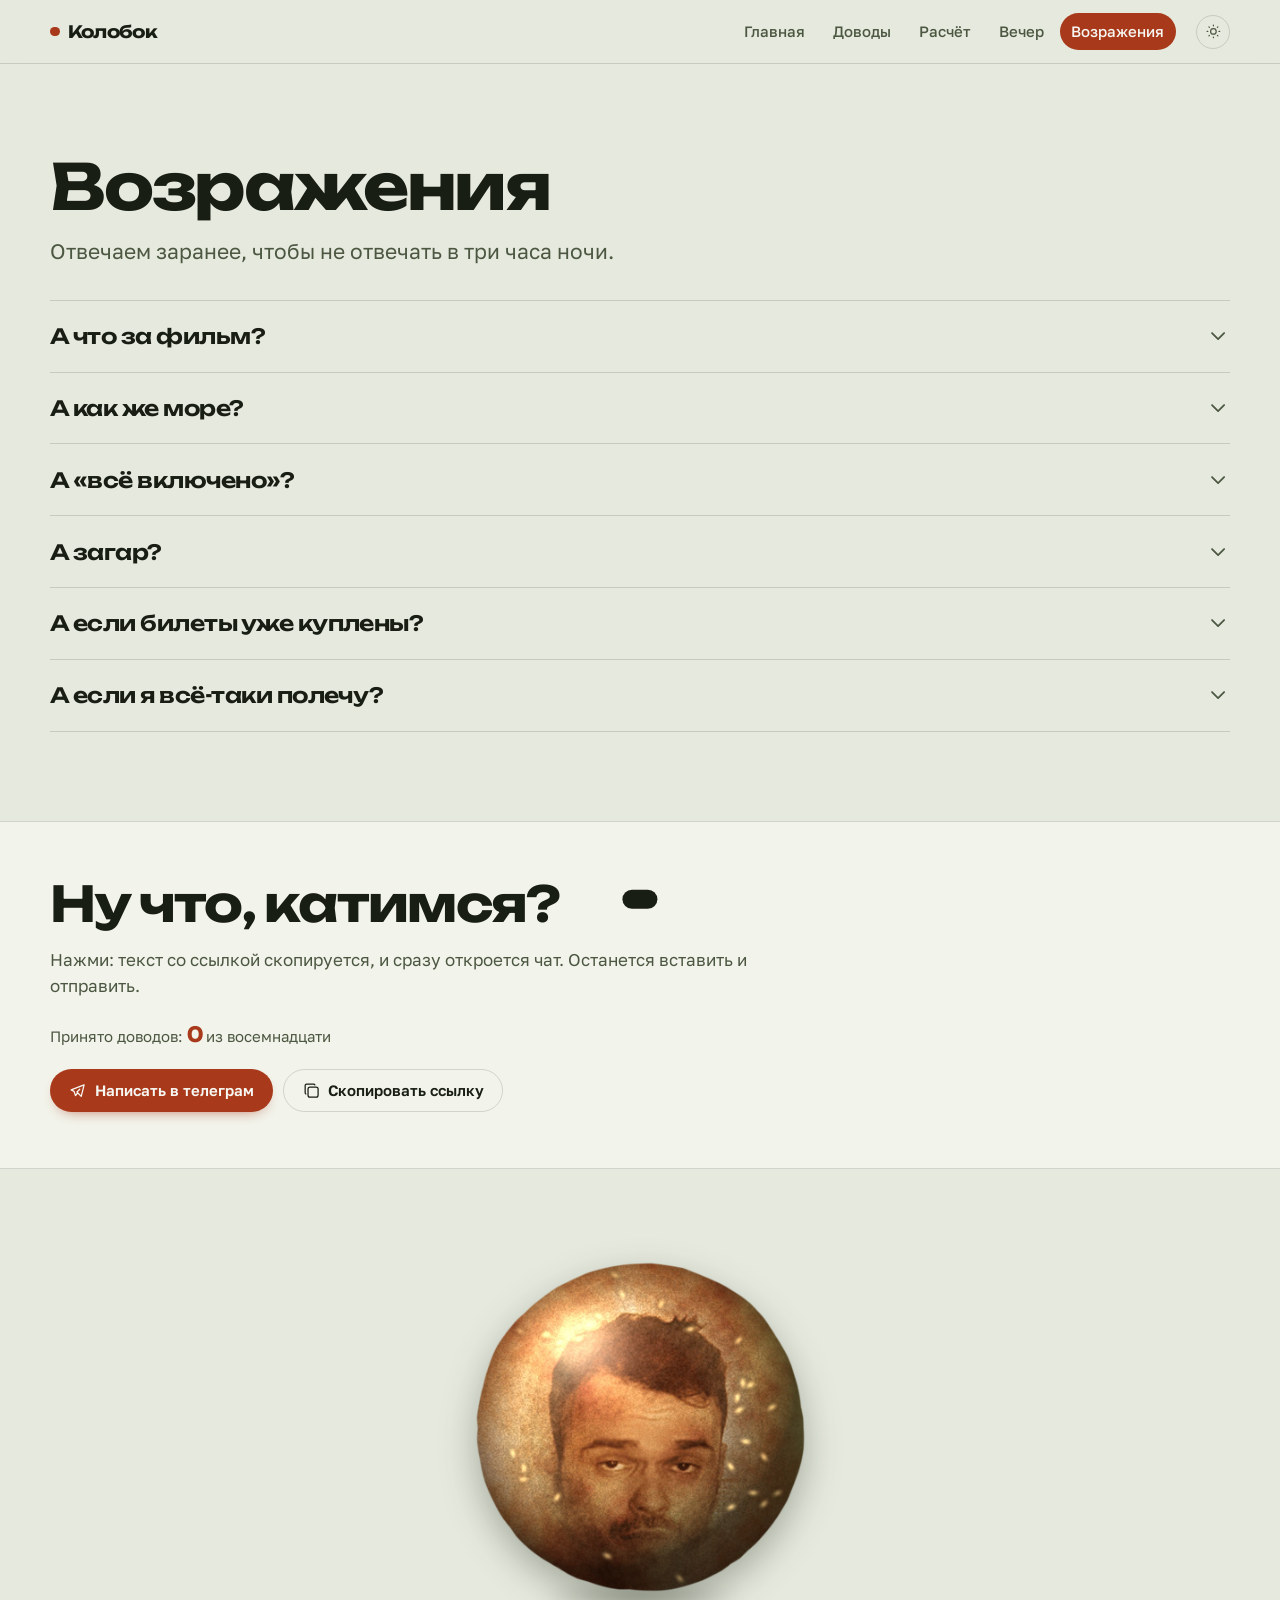
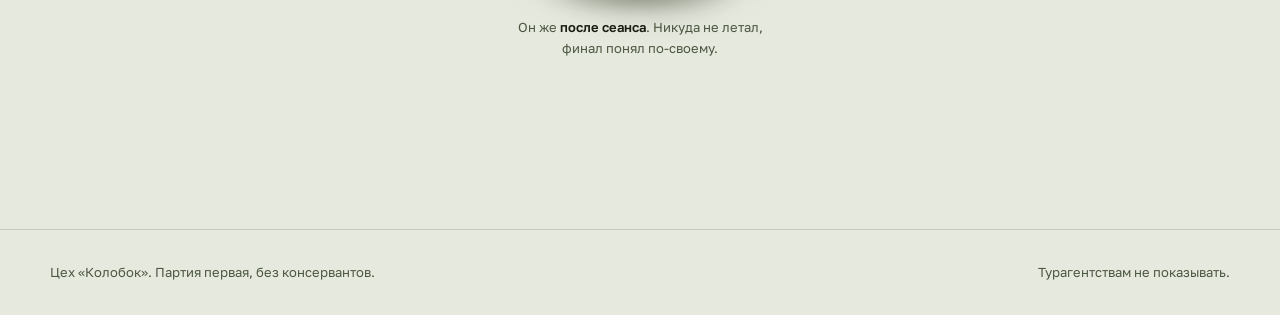
<file: docs/vozrazheniya.html>
<!doctype html>
<html lang="ru">
<head>
<meta charset="utf-8">
<!-- Шрифты Unbounded и Golos Text распространяются по SIL Open Font License 1.1.
     Иконки Tabler Icons распространяются по лицензии MIT.
     Полные тексты лицензий: см. THIRD-PARTY.md в репозитории. -->
<meta name="viewport" content="width=device-width, initial-scale=1">
<meta name="color-scheme" content="dark light">
<title>Возражения. Колобок</title>
<meta name="description" content="Что за фильм, как же море, про загар и уже купленные билеты в Турцию.">
<meta property="og:title" content="Возражения. Колобок">
<meta property="og:description" content="Что за фильм, как же море, про загар и уже купленные билеты в Турцию.">
<meta property="og:type" content="website">
<link rel="icon" href="data:image/svg+xml,<svg xmlns='http://www.w3.org/2000/svg' viewBox='0 0 32 32'><circle cx='16' cy='17' r='12' fill='%23E2603C'/></svg>">
<link rel="stylesheet" href="site.31bbd812.css">
<script>
/* тему ставим до первой отрисовки, чтобы не мигало */
(function(){try{var t=localStorage.getItem("kolobok.theme");if(t)document.documentElement.setAttribute("data-theme",t);}catch(e){}})();
</script>
</head>
<body>
<svg xmlns="http://www.w3.org/2000/svg" style="display:none" aria-hidden="true"><symbol id="i-check" viewBox="0 0 24 24" fill="none" stroke="currentColor" stroke-width="1.75" stroke-linecap="round" stroke-linejoin="round">
  <path d="M5 12l5 5l10 -10" /></symbol><symbol id="i-arrow-right" viewBox="0 0 24 24" fill="none" stroke="currentColor" stroke-width="1.75" stroke-linecap="round" stroke-linejoin="round">
  <path d="M5 12l14 0" />
  <path d="M13 18l6 -6" />
  <path d="M13 6l6 6" /></symbol><symbol id="i-coin" viewBox="0 0 24 24" fill="none" stroke="currentColor" stroke-width="1.75" stroke-linecap="round" stroke-linejoin="round">
  <path d="M3 12a9 9 0 1 0 18 0a9 9 0 1 0 -18 0" />
  <path d="M14.8 9a2 2 0 0 0 -1.8 -1h-2a2 2 0 1 0 0 4h2a2 2 0 1 1 0 4h-2a2 2 0 0 1 -1.8 -1" />
  <path d="M12 7v10" /></symbol><symbol id="i-flame" viewBox="0 0 24 24" fill="none" stroke="currentColor" stroke-width="1.75" stroke-linecap="round" stroke-linejoin="round">
  <path d="M12 10.941c2.333 -3.308 .167 -7.823 -1 -8.941c0 3.395 -2.235 5.299 -3.667 6.706c-1.43 1.408 -2.333 3.294 -2.333 5.588c0 3.704 3.134 6.706 7 6.706c3.866 0 7 -3.002 7 -6.706c0 -1.712 -1.232 -4.403 -2.333 -5.588c-2.084 3.353 -3.257 3.353 -4.667 2.235" /></symbol><symbol id="i-plane" viewBox="0 0 24 24" fill="none" stroke="currentColor" stroke-width="1.75" stroke-linecap="round" stroke-linejoin="round">
  <path d="M16 10h4a2 2 0 0 1 0 4h-4l-4 7h-3l2 -7h-4l-2 2h-3l2 -4l-2 -4h3l2 2h4l-2 -7h3l4 7" /></symbol><symbol id="i-brand-telegram" viewBox="0 0 24 24" fill="none" stroke="currentColor" stroke-width="1.75" stroke-linecap="round" stroke-linejoin="round">
  <path d="M15 10l-4 4l6 6l4 -16l-18 7l4 2l2 6l3 -4" /></symbol><symbol id="i-copy" viewBox="0 0 24 24" fill="none" stroke="currentColor" stroke-width="1.75" stroke-linecap="round" stroke-linejoin="round">
  <path d="M7 9.667a2.667 2.667 0 0 1 2.667 -2.667h8.666a2.667 2.667 0 0 1 2.667 2.667v8.666a2.667 2.667 0 0 1 -2.667 2.667h-8.666a2.667 2.667 0 0 1 -2.667 -2.667l0 -8.666" />
  <path d="M4.012 16.737a2.005 2.005 0 0 1 -1.012 -1.737v-10c0 -1.1 .9 -2 2 -2h10c.75 0 1.158 .385 1.5 1" /></symbol><symbol id="i-chevron-down" viewBox="0 0 24 24" fill="none" stroke="currentColor" stroke-width="1.75" stroke-linecap="round" stroke-linejoin="round">
  <path d="M6 9l6 6l6 -6" /></symbol><symbol id="i-sun" viewBox="0 0 24 24" fill="none" stroke="currentColor" stroke-width="1.75" stroke-linecap="round" stroke-linejoin="round">
  <path d="M8 12a4 4 0 1 0 8 0a4 4 0 1 0 -8 0" />
  <path d="M3 12h1m8 -9v1m8 8h1m-9 8v1m-6.4 -15.4l.7 .7m12.1 -.7l-.7 .7m0 11.4l.7 .7m-12.1 -.7l-.7 .7" /></symbol><symbol id="i-clock-hour-4" viewBox="0 0 24 24" fill="none" stroke="currentColor" stroke-width="1.75" stroke-linecap="round" stroke-linejoin="round">
  <path d="M3 12a9 9 0 1 0 18 0a9 9 0 1 0 -18 0" />
  <path d="M12 12l3 2" />
  <path d="M12 7v5" /></symbol><symbol id="i-users-group" viewBox="0 0 24 24" fill="none" stroke="currentColor" stroke-width="1.75" stroke-linecap="round" stroke-linejoin="round">
  <path d="M10 13a2 2 0 1 0 4 0a2 2 0 0 0 -4 0" />
  <path d="M8 21v-1a2 2 0 0 1 2 -2h4a2 2 0 0 1 2 2v1" />
  <path d="M15 5a2 2 0 1 0 4 0a2 2 0 0 0 -4 0" />
  <path d="M17 10h2a2 2 0 0 1 2 2v1" />
  <path d="M5 5a2 2 0 1 0 4 0a2 2 0 0 0 -4 0" />
  <path d="M3 13v-1a2 2 0 0 1 2 -2h2" /></symbol><symbol id="i-route" viewBox="0 0 24 24" fill="none" stroke="currentColor" stroke-width="1.75" stroke-linecap="round" stroke-linejoin="round">
  <path d="M3 19a2 2 0 1 0 4 0a2 2 0 0 0 -4 0" />
  <path d="M19 7a2 2 0 1 0 0 -4a2 2 0 0 0 0 4" />
  <path d="M11 19h5.5a3.5 3.5 0 0 0 0 -7h-8a3.5 3.5 0 0 1 0 -7h4.5" /></symbol></svg>

<header class="nav">
  <div class="nav-in">
    <a class="logo" href="index.html"><b></b><span>Колобок</span></a>
    <nav class="nav-links" aria-label="Разделы сайта">
      <a href="index.html">Главная</a>
      <a href="dovody.html">Доводы</a>
      <a href="raschet.html">Расчёт</a>
      <a href="vecher.html">Вечер</a>
      <a href="vozrazheniya.html" aria-current="page">Возражения</a>
    </nav>
    <button class="theme-btn" id="theme" type="button" aria-label="Сменить тему">
      <svg class="ico" aria-hidden="true"><use href="#i-sun"></use></svg>
    </button>
  </div>
</header>

<main>

<section class="section wrap" style="padding-bottom:1rem">
  <h1>Возражения</h1>
  <p class="prose" style="margin-top:1rem">Отвечаем заранее, чтобы не отвечать в три часа ночи.</p>
</section>
<section class="wrap section" style="padding-top:1rem">
  <div class="qa"><details><summary>А что за фильм?<svg class="ico" aria-hidden="true"><use href="#i-chevron-down"></use></svg></summary><p class="a">«Колобок». Полтора часа, ночной сеанс в четыре двадцать, восьмой ряд у прохода. Пересказывать не буду, иначе вечером не о чем будет спорить.</p></details><details><summary>А как же море?<svg class="ico" aria-hidden="true"><use href="#i-chevron-down"></use></svg></summary><p class="a">Море существует примерно четыре миллиарда лет и планирует продолжать. Оно тебя подождёт. Сеанс не подождёт: он в конкретную ночь, и до него собирается конкретная компания.</p></details><details><summary>А «всё включено»?<svg class="ico" aria-hidden="true"><use href="#i-chevron-down"></use></svg></summary><p class="a">Включено: билет, мясо, лёд, крыша, стулья, зарядка для телефона и кто-нибудь, кто вызовет тебе такси. Не включено: браслет на руку и очередь к паэлье.</p></details><details><summary>А загар?<svg class="ico" aria-hidden="true"><use href="#i-chevron-down"></use></svg></summary><p class="a">Загар сходит за три недели. Фотография, где ты стоишь у мангала в трениках и объясняешь всем финал, живёт вечно.</p></details><details><summary>А если билеты уже куплены?<svg class="ico" aria-hidden="true"><use href="#i-chevron-down"></use></svg></summary><p class="a">Тогда у тебя есть уважительная причина, и мы её принимаем. Возвращаешься и сразу открываешь этот сайт заново. Тут ничего не поменяется, кроме даты сеанса.</p></details><details><summary>А если я всё-таки полечу?<svg class="ico" aria-hidden="true"><use href="#i-chevron-down"></use></svg></summary><p class="a">Мы не обидимся. Просто перескажем тебе финал в голосовом, часа в три ночи.</p></details></div>
</section>

<section class="claim">
  <div class="wrap claim-in">
    <h2>Ну что, катимся?</h2>
    <p class="prose">Нажми: текст со ссылкой скопируется, и сразу откроется чат. Останется вставить и отправить.</p>
    <p class="tally-t" style="font-size:var(--t-s)">Принято доводов: <span class="tally-n" data-tally-n>0</span> из восемнадцати</p>
    <div class="actions">
      <button class="btn" id="tg" type="button">
        <svg class="ico" aria-hidden="true"><use href="#i-brand-telegram"></use></svg>
        Написать в телеграм
      </button>
      <button class="btn btn-2" id="copy" type="button">
        <svg class="ico" aria-hidden="true"><use href="#i-copy"></use></svg>
        Скопировать ссылку
      </button>
    </div>
  </div>
</section>

<section class="wrap section">
  <figure class="bun-figure">
    <div class="bun-slot">
      <span class="bun-shadow"></span>
      <img class="bun" src="bun-rich.webp" alt="Тот же колобок, но в кунжуте и глазури" width="760" height="760">
    </div>
    <figcaption class="bun-cap">Он же <b>после сеанса</b>. Никуда не летал, финал понял по-своему.</figcaption>
  </figure>
</section>

</main>

<footer class="foot">
  <div class="wrap foot-in">
    <span>Цех «Колобок». Партия первая, без консервантов.</span>
    <span>Турагентствам не показывать.</span>
  </div>
</footer>

<div class="toast" id="toast" role="status" aria-live="polite"></div>
<div class="tip" id="tip" role="presentation"></div>
<script src="site.cf82f926.js"></script>
</body>
</html>
</file>
<file: docs/site.31bbd812.css>
@font-face{font-family:"Unbounded";src:url([data-uri]) format("woff2");font-weight:100 900;font-style:normal;font-display:swap}
@font-face{font-family:"Golos Text";src:url([data-uri]) format("woff2");font-weight:100 900;font-style:normal;font-display:swap}
/* ============================================================================
   Колобок. Оливка, кирпич, бумага.
   Палитра просчитана скриптом tools/check_palette.py: обе темы проходят
   проверки на светлоту, цветность, контраст и различимость при дальтонизме.
   Шрифты вшиваются в этот файл при сборке (build.py).
   ========================================================================== */

/* тёмная по умолчанию: страницу читают ночью, в чате, с телефона */
:root{
  --bg:#12160F;
  --surface:#1B2116;
  --surface-2:#242C1E;
  --ink:#E9EDE2;
  --ink-2:#A3AE95;
  --accent:#E2603C;
  --accent-ink:#12160F;
  --mark:#8CA173;
  --line:rgba(233,237,226,.13);
  --line-soft:rgba(233,237,226,.07);
  --shadow:0 12px 28px -14px rgba(0,0,0,.85);
  --scrim:rgba(18,22,15,.72);
  --bun-shadow:rgba(0,0,0,.62);

  --f-display:"Unbounded",system-ui,sans-serif;
  --f-body:"Golos Text",system-ui,sans-serif;

  --t-xs:.8125rem;
  --t-s:.9375rem;
  --t-m:clamp(1rem,.97rem + .16vw,1.0625rem);
  --t-l:clamp(1.125rem,1.05rem + .34vw,1.3125rem);
  --t-xl:clamp(1.5rem,1.28rem + .96vw,2.125rem);
  --t-2xl:clamp(2rem,1.55rem + 1.9vw,3.25rem);
  --t-3xl:clamp(1.95rem,1.15rem + 3.5vw,4.75rem);

  --wrap:min(1180px,100% - 2.75rem);
  --nav-h:64px;
  --r:14px;
  color-scheme:dark;
}
@media (prefers-color-scheme:light){
  :root:not([data-theme="dark"]){
    --bg:#E6E9DE; --surface:#F2F4EC; --surface-2:#DDE2D2;
    --ink:#191E14; --ink-2:#4C5741;
    --accent:#A8391A; --accent-ink:#F7F8F3; --mark:#5E7748;
    --line:rgba(25,30,20,.15); --line-soft:rgba(25,30,20,.08);
    --shadow:0 12px 28px -16px rgba(25,30,20,.4);
    --scrim:rgba(230,233,222,.78);
    --bun-shadow:rgba(38,48,28,.34);
    color-scheme:light;
  }
}
:root[data-theme="light"]{
  --bg:#E6E9DE; --surface:#F2F4EC; --surface-2:#DDE2D2;
  --ink:#191E14; --ink-2:#4C5741;
  --accent:#A8391A; --accent-ink:#F7F8F3; --mark:#5E7748;
  --line:rgba(25,30,20,.15); --line-soft:rgba(25,30,20,.08);
  --shadow:0 12px 28px -16px rgba(25,30,20,.4);
  --scrim:rgba(230,233,222,.78);
  --bun-shadow:rgba(38,48,28,.34);
  color-scheme:light;
}

*{box-sizing:border-box}
html{-webkit-text-size-adjust:100%}
body{
  margin:0;background:var(--bg);color:var(--ink);
  font-family:var(--f-body);font-size:var(--t-m);line-height:1.62;
  font-synthesis-weight:none;overflow-x:hidden;
}

/* поверхности, которые рисует браузер, тоже часть дизайна */
::selection{background:var(--accent);color:var(--accent-ink)}
:root{scrollbar-color:var(--mark) transparent;scrollbar-width:thin}
::-webkit-scrollbar{width:11px;height:11px}
::-webkit-scrollbar-thumb{background:var(--mark);border-radius:99px;border:3px solid var(--bg)}
::-webkit-scrollbar-track{background:transparent}
:where(a,button,summary,input,[tabindex]):focus-visible{
  outline:2px solid var(--accent);outline-offset:3px;border-radius:4px;
}
input,textarea{caret-color:var(--accent)}

h1,h2,h3{font-family:var(--f-display);font-weight:700;margin:0;letter-spacing:-.035em;line-height:1.04;
  text-wrap:balance;
  /* слова не режем никогда: кегль подобран так, чтобы длинное слово влезало целиком,
     это проверяется на сборке по метрикам шрифта */
  overflow-wrap:normal;word-break:normal;hyphens:manual}
h1{font-size:var(--t-3xl)}
h2{font-size:var(--t-2xl)}
h3{font-size:var(--t-l);letter-spacing:-.02em}
p{margin:0}
a{color:inherit;text-underline-offset:.22em;text-decoration-thickness:1px}
.num{font-variant-numeric:tabular-nums lining-nums}

.wrap{width:var(--wrap);margin-inline:auto}
.prose{max-width:68ch;color:var(--ink-2);font-size:var(--t-l);line-height:1.55}
.section{padding-block:clamp(3.25rem,7vw,5.75rem)}
.ico{width:1.15em;height:1.15em;flex:none;stroke-width:1.75}

/* -------------------------------------------------------------- шапка */
.nav{
  position:sticky;top:0;z-index:50;height:var(--nav-h);
  background:var(--scrim);backdrop-filter:blur(10px);
  border-bottom:1px solid var(--line);
}
.nav-in{width:var(--wrap);margin-inline:auto;height:100%;display:flex;align-items:center;gap:1.25rem}
.logo{
  font-family:var(--f-display);font-weight:700;font-size:1.0625rem;letter-spacing:-.04em;
  text-decoration:none;display:flex;align-items:center;gap:.5rem;flex:none;
}
.logo b{width:.6rem;height:.6rem;border-radius:50%;background:var(--accent)}
.nav-links{display:flex;gap:.3rem;margin-left:auto;overflow-x:auto;scrollbar-width:none;
  /* без min-width:0 флекс-элемент не сжимается ниже ширины содержимого и рвёт страницу */
  min-width:0;flex:0 1 auto}
.nav-links::-webkit-scrollbar{display:none}
.nav-links a{
  text-decoration:none;color:var(--ink-2);white-space:nowrap;
  padding:.42rem .72rem;border-radius:99px;font-size:var(--t-s);font-weight:500;
  transition:color .18s ease,background .18s ease;
}
.nav-links a:hover{color:var(--ink);background:var(--line-soft)}
.nav-links a[aria-current="page"]{color:var(--accent-ink);background:var(--accent)}
.theme-btn{
  flex:none;display:grid;place-items:center;width:34px;height:34px;
  border:1px solid var(--line);border-radius:99px;background:transparent;color:var(--ink-2);
  cursor:pointer;transition:color .18s ease,border-color .18s ease;
}
.theme-btn:hover{color:var(--accent);border-color:var(--accent)}
.theme-btn .ico{width:1.05rem;height:1.05rem}
@media (max-width:640px){
  .nav-in{gap:.7rem}
  .logo span{display:none}
  .nav-links{margin-left:0}
}

/* -------------------------------------------------------------- кнопки */
.btn{
  display:inline-flex;align-items:center;gap:.5rem;white-space:nowrap;
  font-family:var(--f-body);font-weight:600;font-size:var(--t-s);
  padding:.72rem 1.15rem;border-radius:99px;border:1px solid transparent;
  background:var(--accent);color:var(--accent-ink);text-decoration:none;cursor:pointer;
  transition:transform .14s ease,box-shadow .2s ease;
  box-shadow:0 6px 16px -10px var(--accent);
}
.btn:hover{transform:translateY(-1px);box-shadow:0 10px 22px -12px var(--accent)}
.btn:active{transform:scale(.985)}
.btn-2{background:transparent;color:var(--ink);border-color:var(--line);box-shadow:none}
.btn-2:hover{border-color:var(--accent);color:var(--accent);box-shadow:none}
.actions{display:flex;gap:.65rem;flex-wrap:wrap;align-items:center}

/* -------------------------------------------------------------- герой */
.hero{padding-block:clamp(1.75rem,4vw,3rem) clamp(2.5rem,6vw,4rem)}
.hero-grid{display:grid;gap:clamp(1.75rem,4vw,3rem);align-items:center;grid-template-columns:1fr}
@media (min-width:920px){.hero-grid{grid-template-columns:1.12fr .88fr}}
.hero h1 i{font-style:normal;color:var(--accent)}
.hero .prose{margin-top:1.1rem}
.hero .actions{margin-top:1.6rem}

.bun-figure{margin:0;display:grid;justify-items:center;gap:1.15rem}
.bun-slot{position:relative;display:grid;place-items:center;width:min(88%,340px,42vh);aspect-ratio:1}
.bun-shadow{
  position:absolute;bottom:-4%;width:60%;height:9%;border-radius:50%;
  /* тень тонирована под фон, а не чёрная: чистый чёрный на светлой бумаге читается грязью */
  background:radial-gradient(closest-side,var(--bun-shadow),transparent);filter:blur(7px);
}
.bun{position:relative;display:block;
  /* height:auto обязателен: иначе атрибут height="760" работает как CSS-высота */
  width:100%;height:auto;aspect-ratio:1;
  filter:drop-shadow(0 14px 18px var(--bun-shadow))}
.bun-cap{color:var(--ink-2);font-size:var(--t-xs);text-align:center;max-width:34ch}
.bun-cap b{color:var(--ink);font-weight:600}

/* один авторский момент: колобок оседает на пол при загрузке */
@keyframes settle{
  0%{transform:translateY(-38px) scale(1.04,.94);opacity:0}
  55%{transform:translateY(4px) scale(.98,1.03);opacity:1}
  78%{transform:translateY(-6px) scale(1.01,.99)}
  100%{transform:translateY(0) scale(1,1)}
}
.bun{animation:settle 1.15s cubic-bezier(.22,1,.32,1) both}

/* -------------------------------------------------------------- утверждение */
.claim{border-top:1px solid var(--line);border-bottom:1px solid var(--line);background:var(--surface)}
.claim-in{padding-block:clamp(2.25rem,5vw,3.5rem);display:grid;gap:1.1rem}
.claim h2{max-width:22ch}
.claim .prose{font-size:var(--t-m)}

/* -------------------------------------------------------------- вердикт */
.verdict-line{
  font-family:var(--f-display);font-weight:700;
  font-size:clamp(1.85rem,1.05rem + 3.6vw,4rem);
  letter-spacing:-.035em;line-height:1.06;max-width:17ch;
  text-wrap:balance;overflow-wrap:normal;hyphens:manual;
}
.verdict-line i{font-style:normal;color:var(--accent)}

/* -------------------------------------------------------------- ссылки-разделы */
.routes{display:grid}
.route{
  display:grid;grid-template-columns:auto 1fr auto;gap:.2rem 1.25rem;align-items:center;
  padding:clamp(1.15rem,3vw,1.8rem) 0;border-top:1px solid var(--line);
  text-decoration:none;transition:padding-inline-start .22s cubic-bezier(.22,1,.32,1);
}
.route:last-child{border-bottom:1px solid var(--line)}
.route:hover{padding-inline-start:.7rem}
.route:hover .route-t{color:var(--accent)}
.route > .ico{grid-row:1/3;width:1.5rem;height:1.5rem;color:var(--mark)}
.route-t{font-family:var(--f-display);font-weight:600;font-size:var(--t-xl);letter-spacing:-.03em;transition:color .18s ease}
.route-d{grid-column:2;color:var(--ink-2);font-size:var(--t-s);max-width:54ch}
.route-go{grid-row:1/3;color:var(--ink-2);transition:transform .22s cubic-bezier(.22,1,.32,1)}
.route:hover .route-go{transform:translateX(5px);color:var(--accent)}
@media (max-width:560px){
  .route{grid-template-columns:auto 1fr}
  .route-go{display:none}
}

/* -------------------------------------------------------------- доводы */
.tally{
  position:sticky;top:var(--nav-h);z-index:30;background:var(--scrim);backdrop-filter:blur(10px);
  border-bottom:1px solid var(--line);
}
.tally-in{display:flex;align-items:center;gap:1rem;padding-block:.7rem;flex-wrap:wrap}
.tally-n{font-family:var(--f-display);font-weight:700;font-size:var(--t-l);letter-spacing:-.03em;color:var(--accent);font-variant-numeric:tabular-nums}
.tally-bar{flex:1;min-width:110px;height:4px;border-radius:99px;background:var(--line);overflow:hidden}
.tally-fill{display:block;height:100%;width:0;background:var(--accent);transition:width .5s cubic-bezier(.22,1,.32,1)}
.tally-t{font-size:var(--t-s);color:var(--ink-2)}

.args{list-style:none;margin:0;padding:0;display:grid;grid-template-columns:1fr}
@media (min-width:860px){.args{grid-template-columns:1fr 1fr;column-gap:clamp(1.5rem,4vw,3.5rem)}}
.arg{
  width:100%;display:grid;grid-template-columns:auto auto 1fr;gap:.3rem 1rem;align-items:start;
  padding:1.05rem 0;border:0;border-top:1px solid var(--line);background:none;color:inherit;
  font:inherit;text-align:left;cursor:pointer;
}
.arg-n{grid-row:1/3;color:var(--ink-2);font-size:var(--t-xs);padding-top:.4rem;font-variant-numeric:tabular-nums}
.arg-box{
  grid-row:1/3;width:22px;height:22px;border-radius:6px;border:1.5px solid var(--line);
  display:grid;place-items:center;margin-top:.28rem;transition:background .18s ease,border-color .18s ease;
}
.arg-box .ico{width:14px;height:14px;color:var(--accent-ink);opacity:0;transition:opacity .16s ease}
.arg-t{font-family:var(--f-display);font-weight:600;font-size:var(--t-m);letter-spacing:-.02em;line-height:1.28;transition:color .18s ease}
.arg-d{grid-column:3;color:var(--ink-2);font-size:var(--t-s);line-height:1.5}
.arg:hover .arg-t{color:var(--accent)}
.arg[aria-pressed="true"] .arg-box{background:var(--accent);border-color:var(--accent)}
.arg[aria-pressed="true"] .arg-box .ico{opacity:1}
.arg[aria-pressed="true"] .arg-t{color:var(--ink-2)}

/* -------------------------------------------------------------- графика */
.figure{display:grid;gap:1rem;margin:0}
.figure h3{max-width:32ch}
.fig-note{color:var(--ink-2);font-size:var(--t-s);max-width:66ch}
.legend{display:flex;gap:1.1rem;flex-wrap:wrap;font-size:var(--t-xs);color:var(--ink-2)}
.legend span{display:inline-flex;align-items:center;gap:.4rem}
.legend i{width:10px;height:10px;border-radius:3px;display:block}

.bars{display:grid;gap:1.15rem}
.bar-line{display:grid;gap:.4rem}
.bar-head{display:flex;justify-content:space-between;gap:1rem;align-items:baseline;font-size:var(--t-s)}
.bar-head b{font-family:var(--f-display);font-weight:600;font-size:var(--t-l);letter-spacing:-.03em;font-variant-numeric:tabular-nums}
.bar-rail{height:10px;background:var(--line-soft);border-radius:5px;overflow:hidden}
.bar-val{display:block;height:100%;width:0;border-radius:5px;transition:width .9s cubic-bezier(.22,1,.32,1)}

.hours{display:flex;height:44px;border-radius:8px;overflow:hidden;gap:2px;background:var(--bg)}
.hours span{display:block;min-width:2px;transition:filter .18s ease}
.hours span:hover{filter:brightness(1.2)}

.dots{display:flex;flex-wrap:wrap;gap:6px;max-width:42rem}
.dots i{width:13px;height:13px;border-radius:50%;background:var(--mark);display:block}
.dots i.hi{background:var(--accent);box-shadow:0 0 0 3px color-mix(in srgb,var(--accent) 25%,transparent)}

.tbl-wrap{overflow-x:auto;border:1px solid var(--line);border-radius:var(--r)}
table{width:100%;border-collapse:collapse;font-size:var(--t-s);min-width:400px}
caption{text-align:left;padding:.9rem 1rem .2rem;color:var(--ink-2);font-size:var(--t-xs)}
th,td{padding:.7rem 1rem;text-align:left;border-top:1px solid var(--line-soft)}
thead th{font-weight:600;color:var(--ink-2)}
td.n,th.n{text-align:right;font-variant-numeric:tabular-nums}
tbody tr:hover{background:var(--line-soft)}

.tip{
  position:fixed;z-index:80;pointer-events:none;opacity:0;transform:translate(-50%,-120%);
  background:var(--surface);color:var(--ink);border:1px solid var(--line);border-radius:8px;
  padding:.45rem .65rem;font-size:var(--t-xs);white-space:nowrap;box-shadow:var(--shadow);
  transition:opacity .12s ease;
}
.tip.on{opacity:1}

/* -------------------------------------------------------------- вечер */
.tl{list-style:none;margin:0;padding:0;display:grid}
.tl li{display:grid;grid-template-columns:5.4rem 1fr;gap:.25rem 1.4rem;padding:1.1rem 0;border-top:1px solid var(--line);align-items:baseline}
.tl time{font-family:var(--f-display);font-weight:600;color:var(--accent);font-variant-numeric:tabular-nums;letter-spacing:-.02em}
.tl h3{font-size:var(--t-m)}
.tl p{grid-column:2;color:var(--ink-2);font-size:var(--t-s)}
@media (max-width:560px){
  .tl li{grid-template-columns:1fr;gap:.15rem}
  .tl p{grid-column:1}
}

/* -------------------------------------------------------------- возражения */
.qa{display:grid}
.qa details{border-top:1px solid var(--line)}
.qa details:last-of-type{border-bottom:1px solid var(--line)}
.qa summary{
  display:flex;justify-content:space-between;align-items:center;gap:1.25rem;
  padding:1.15rem 0;cursor:pointer;list-style:none;
  font-family:var(--f-display);font-weight:600;font-size:var(--t-l);letter-spacing:-.025em;
}
.qa summary::-webkit-details-marker{display:none}
.qa summary .ico{color:var(--ink-2);transition:transform .22s ease,color .18s ease}
.qa details[open] summary{color:var(--accent)}
.qa details[open] summary .ico{transform:rotate(180deg);color:var(--accent)}
.qa .a{padding:0 0 1.35rem;color:var(--ink-2);max-width:66ch}

/* -------------------------------------------------------------- подвал */
.foot{border-top:1px solid var(--line);margin-top:clamp(3rem,7vw,5rem)}
.foot-in{padding-block:2rem;display:flex;justify-content:space-between;gap:1rem 2rem;flex-wrap:wrap;color:var(--ink-2);font-size:var(--t-xs)}
.foot a{color:var(--ink-2)}
.foot a:hover{color:var(--accent)}

.toast{
  position:fixed;left:50%;bottom:1.25rem;transform:translate(-50%,150%);z-index:90;
  background:var(--ink);color:var(--bg);border-radius:99px;padding:.6rem 1.1rem;font-size:var(--t-s);
  box-shadow:var(--shadow);transition:transform .3s cubic-bezier(.22,1,.32,1);
}
.toast.on{transform:translate(-50%,0)}

.reveal{opacity:0;transform:translateY(14px)}
.reveal.in{opacity:1;transform:none;transition:opacity .55s ease,transform .55s cubic-bezier(.22,1,.32,1)}

@media (prefers-reduced-motion:reduce){
  *,*::before,*::after{animation-duration:.001ms!important;animation-iteration-count:1!important;transition-duration:.001ms!important}
  .reveal{opacity:1;transform:none}
  .bun{animation:none}
}
</file>
